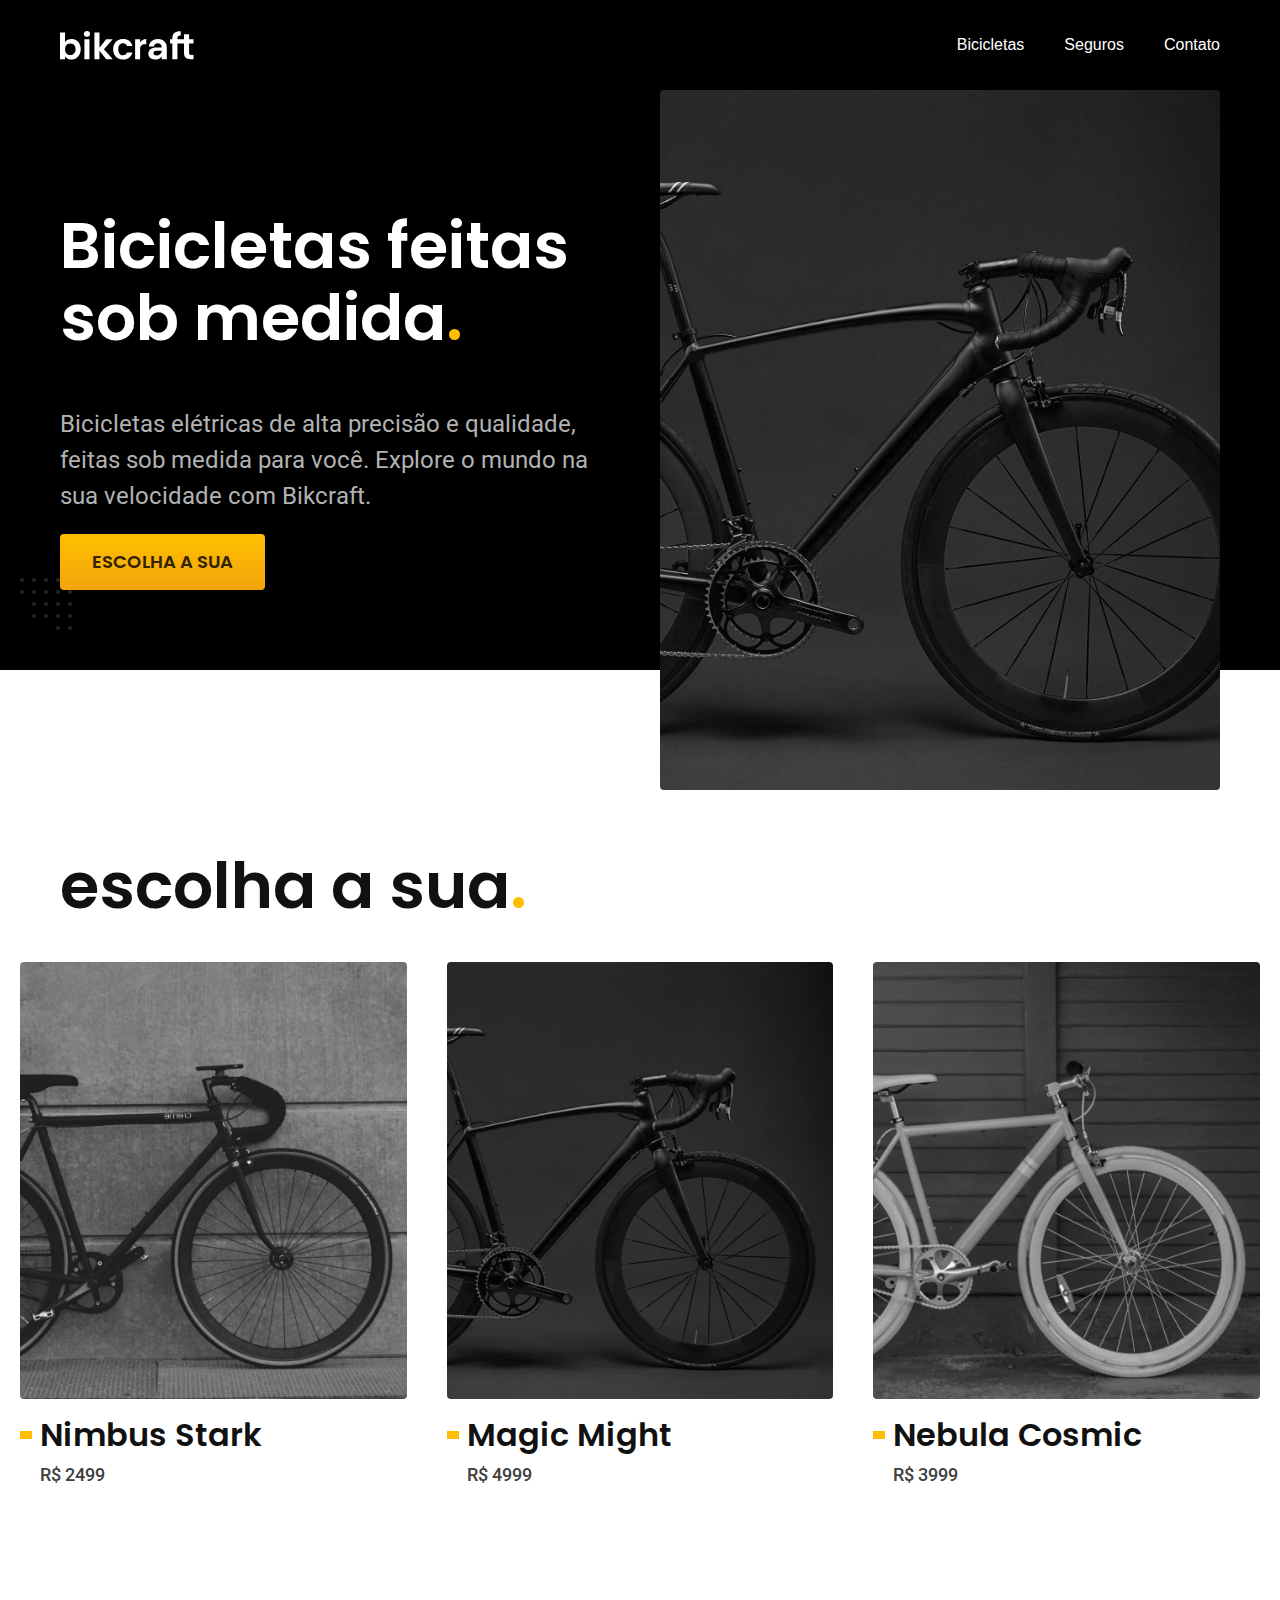
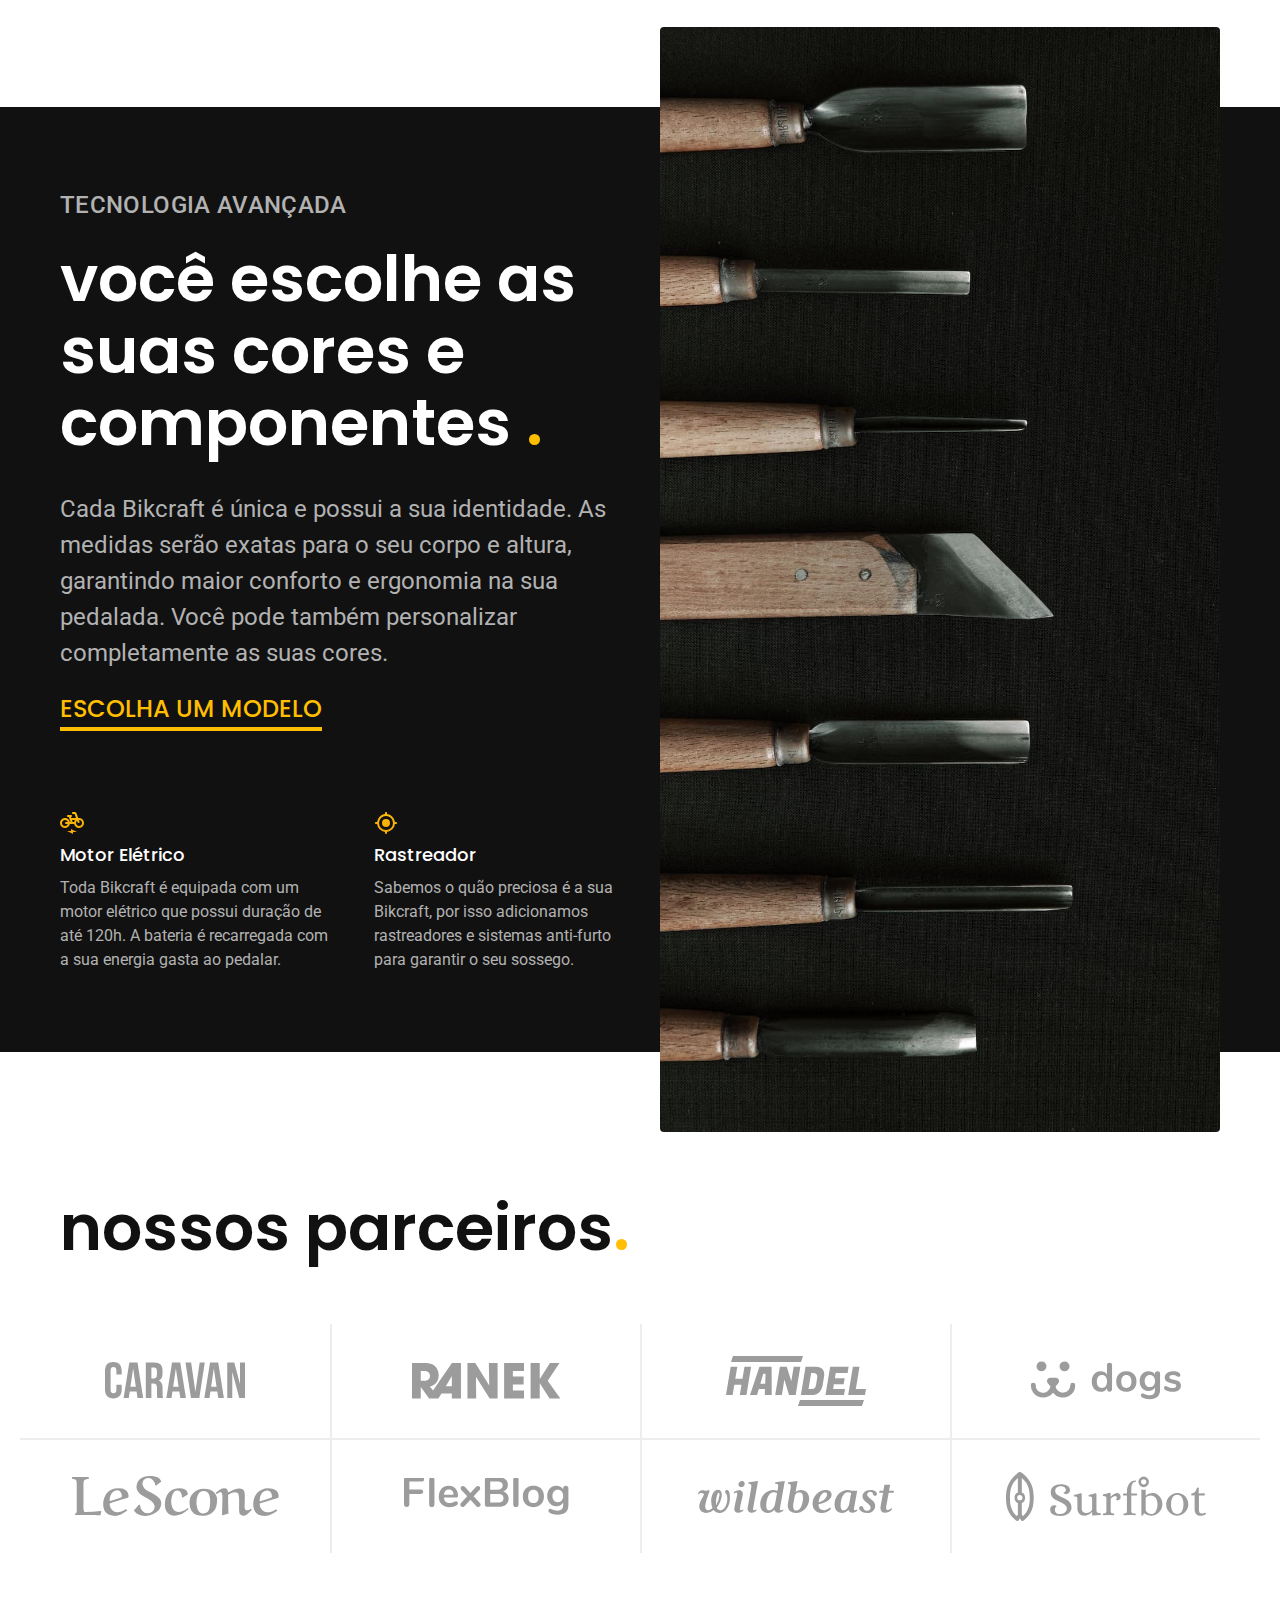
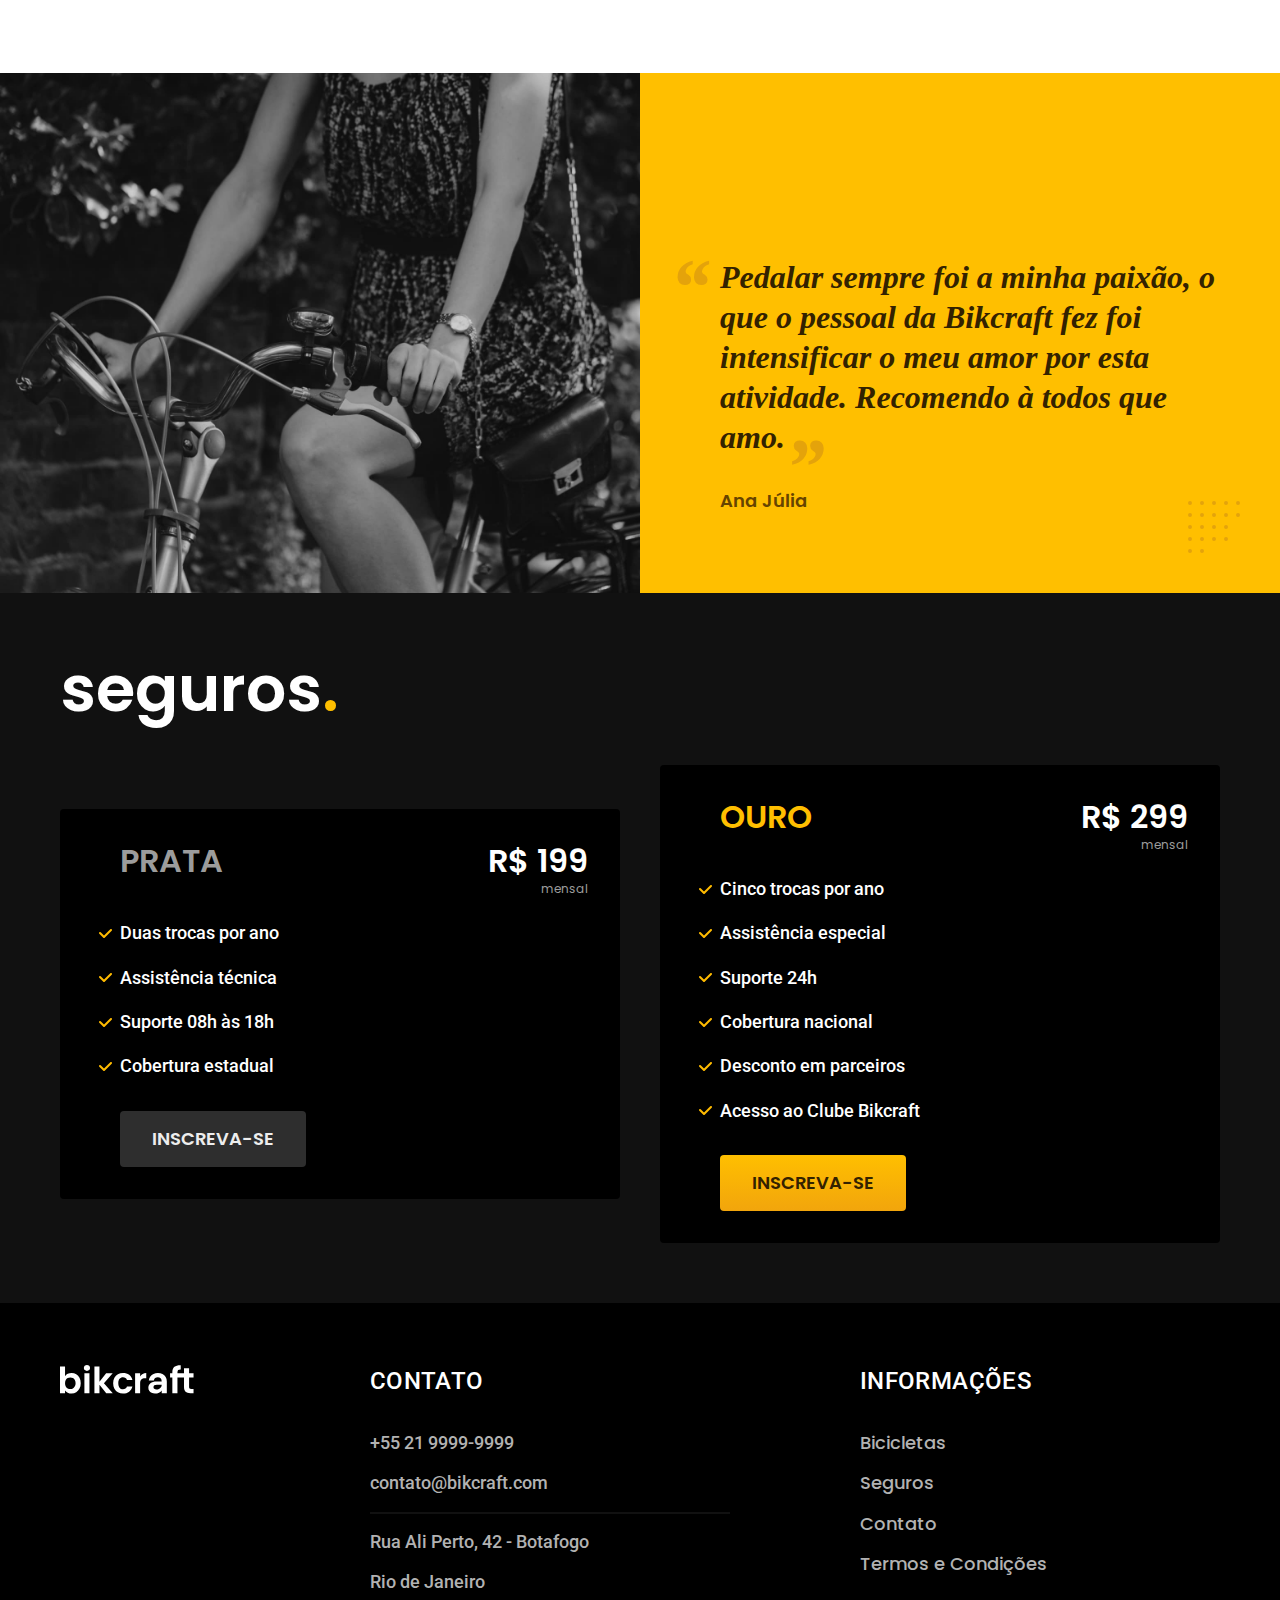
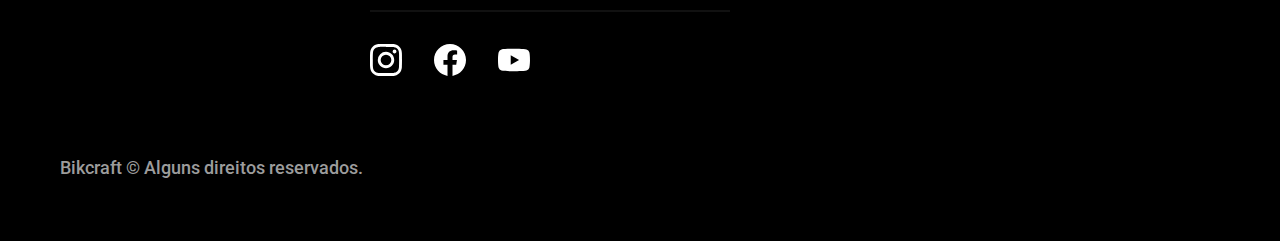
<file: index.html>
<!DOCTYPE html>
<html lang="pt-br">
<head>
  <meta charset="UTF-8">
  <meta name="viewport" content="width=device-width, initial-scale=1.0">
  <title>Bikcraft - Bicicletas Elétricas</title>
  <meta name="description" content="Bicicletas elétricas de alta precisão e qualidade,
  feitas sob medida para o cliente. Explore o mundo na sua velocidade com Bikcraft">

  <link rel="icon" href="./favicon.svg" type="image/svg+xml">
  <link rel="preload" href="./css/style.min.css" as="style">
  <link rel="stylesheet" href="./css/style.min.css">
  
  <link rel="preconnect" href="https://fonts.googleapis.com">
  <link rel="preconnect" href="https://fonts.gstatic.com" crossorigin>
  <link href="https://fonts.googleapis.com/css2?family=Merriweather&family=Poppins:wght@400;600&family=Roboto:wght@400;500&display=swap" rel="stylesheet">

  <script>document.documentElement.classList.add('js')</script>
</head>


<body>
  <header class="header-bg">
    <div class="header container">
      <a href="./">
        <img src="./img/bikcraft.svg" alt="Bikcraft">
      </a>
      <nav aria-label="primaria">
        <ul class="header-menu  cor-0">
          <li><a href="./bicicletas.html">Bicicletas</a></li>
          <li><a href="./seguros.html">Seguros</a></li>
          <li><a href="./contato.html">Contato</a></li>
        </ul>
      </nav>
    </div>
  </header>

  <main class="introducao-bg" data-anime="200">
    <div class="introducao container">
      <div class="introducao-conteudo">
       <h1 class="font-1-xxl font-1-m cor-0 fadeInDown" >Bicicletas feitas sob medida<span class="cor-p1">.</span></h1>
       <p class="font-2-l cor-5 fadeInDown" data-anime="400">Bicicletas elétricas de alta precisão e qualidade, feitas 
       sob medida para você. Explore o mundo na sua velocidade 
       com Bikcraft.</p>
       <a  class="botao fadeInDown" data-anime="600" href="./bicicletas.html">Escolha a sua</a>
      </div>

      <picture data-anime="800" class="fadeInDown">
        <source media="(max-width: 800px)" srcset="./img/bicicletas/nimbus.jpg">
        <img src="./img/fotos/introducao.jpg" width="1280" height="1600" alt="Bicicleta elétrica preta">
      </picture>
  </main>

  <article class="bicicletas-lista">
    <h2 class="container font-1-xxl ">escolha a sua<span class="cor-p1">.</span></h2>

    <ul>
      <li>
        <a href="./bicicletas/magic.html">
         <img src="./img/bicicletas/magic-home.jpg"  width="920" height="1040"  alt="Bicicleta preta">
         <h3 class="font-1-xl">Nimbus Stark</h3>
         <span class="font-2-m cor-8">R$ 2499</span>
        </a>
      </li>

      <li>
        <a href="./bicicletas/nimbus.html">
         <img src="./img/bicicletas/nimbus-home.jpg" width="920" height="1040" alt="Bicicleta preta">
         <h3 class="font-1-xl">Magic Might</h3>
         <span class="font-2-m cor-8">R$ 4999</span>
        </a>
      </li>

      <li>
        <a href="./bicicletas/nebula.html">
         <img src="./img/bicicletas/nebula-home.jpg" width="920" height="1040" alt="Bicicleta preta">
         <h3 class="font-1-xl">Nebula Cosmic</h3>
         <span class="font-2-m cor-8">R$ 3999</span>
        </a>
      </li>
    </ul>
  </article>

  <article class="tecnologia-bg">
    <div class="tecnologia container">
      <div class="tecnologia-conteudo">
        <span class="font-2-l-b cor-5">Tecnologia Avançada</span>
        <h2 class="font-1-xxl cor-0">você escolhe as suas cores e componentes <span class="cor-p1">.</span></h2>
        <p class="font-2-l cor-5">Cada Bikcraft é única e possui a sua identidade. As medidas serão exatas para o seu corpo e altura, garantindo maior conforto e ergonomia na sua pedalada. Você pode também personalizar completamente as suas cores.</p>
        <a class="link" href="./bicicletas.html">escolha um modelo</a>
       <div class="tecnologia-vantagens">
          <div>
            <img src="./img/icones/eletrica.svg"  width="24" height="24"  alt="">
            <h3 class="font-1-m cor-0">Motor Elétrico</h3>
            <p class="font-2-s cor-5">Toda Bikcraft é equipada com um motor elétrico que possui duração de até 120h. A bateria é recarregada com a sua energia gasta ao pedalar.</p>
          </div>

          <div>
            <img src="./img/icones/rastreador.svg"  width="24" height="24"  alt="">
            <h3 class="font-1-m cor-0">Rastreador</h3>
            <p class="font-2-s cor-5">Sabemos o quão preciosa é a sua Bikcraft, por isso adicionamos rastreadores e sistemas anti-furto para garantir o seu sossego.</p>
          </div>
        </div>
      </div>
      <div class="tecnologia-imagem">
        <img src="./img/fotos/tecnologia.jpg"  width="1200" height="1920"  alt="">
      </div>
    </div>
  </article>

  <section class="parceiros" aria-label="Nossos Parceiros">
    <h2 class="container font-1-xxl ">nossos parceiros<span class="cor-p1">.</span></h2>

    <ul>
      <li><img src="./img/parceiros/caravan.svg"  width="140" height="38"  alt="caravan"></li>
      <li><img src="./img/parceiros/ranek.svg"  width="149" height="36"  alt="ranek"></li>
      <li><img src="./img/parceiros/handel.svg"  width="140" height="50"  alt="handel"></li>
      <li><img src="./img/parceiros/dogs.svg"  width="152" height="39"  alt="dogs"></li>
      <li><img src="./img/parceiros/lescone.svg"  width="208" height="41"  alt="lescone"></li>
      <li><img src="./img/parceiros/flexblog.svg"  width="165" height="38"  alt="flexblog"></li>
      <li><img src="./img/parceiros/wildbeast.svg"  width="196" height="34"  alt="wildbeast"></li>
      <li><img src="./img/parceiros/surfbot.svg"  width="200" height="49"  alt="surfbot"></li>
    </ul>
  </section>

  <section class="depoimento" arai-label="Depoimento">
    <div>
      <img src="./img/fotos/depoimento.jpg"  width="1560" height="1360"  alt="Pessoa pedalando uma bicicleta Bikcraft">
    </div>

    <div class="depoimento-conteudo">
      <blockquote class="font-1-xl cor-p5">
        <p>Pedalar sempre foi a minha paixão, o que o pessoal da Bikcraft fez foi intensificar o meu amor por esta atividade. Recomendo à todos que amo.</p>
      </blockquote>
      <span class="font-1-m-b cor-p4">Ana Júlia</span>
    </div>
  </section>

  <article class="seguros-bg">
    <div class="seguros container">
      <h2 class="font-1-xxl cor-0">seguros<span class="cor-p1">.</span></h2>
    
      <div class="seguros-item">
        <h3 class="font-1-xl cor-6">PRATA</h3>
        <span class="font-1-xl cor-0">R$ 199 <span class="font-1-xs cor-6">mensal</span></span>
          <ul class="font-2-m cor-0">
            <li>Duas trocas por ano</li>
            <li>Assistência técnica</li>
            <li>Suporte 08h às 18h</li>
            <li>Cobertura estadual</li>
          </ul>
          <a class="botao secundario" href="./orcamento.html">Inscreva-se</a>
      </div>

      <div class="seguros-item">
        <h3 class="font-1-xl cor-p1">OURO</h3>
        <span class="font-1-xl cor-0">R$ 299 <span class="font-1-xs cor-6">mensal</span></span>

        <ul class="font-2-m cor-0">
          <li>Cinco trocas por ano</li>
          <li>Assistência especial</li>
          <li>Suporte 24h</li>
          <li>Cobertura nacional</li>
          <li>Desconto em parceiros</li>
          <li>Acesso ao Clube Bikcraft</li>
        </ul>
        <a class="botao" href="./orcamento.html">Inscreva-se</a>
      </div>
    </div>
  </article>

  <footer class="footer-bg">
    <div class="footer container">
      <img src="./img/bikcraft.svg" width="136" height="32" alt="Bikcraft">
      <div class="footer-contato">
        <h3 class="font-2-l-b cor-0">Contato</h3>
        <ul class="font-2-m cor-5">
          <li><a href="tel:+55219999999">+55 21 9999-9999</a></li>
          <li><a href="mailto:contato@bikcraft.com">contato@bikcraft.com</a></li>
          <li>Rua Ali Perto, 42 - Botafogo</li>
          <li>Rio de Janeiro</li>
        </ul>
        <div class="footer-redes">
          <a href="/">
            <img src="./img/redes/instagram.svg"  width="32" height="32"  alt="instagram">
          </a>
          <a href="/">
            <img src="./img/redes/facebook.svg"  width="32" height="32"  alt="facebook">
          </a>
          <a href="/">
            <img src="./img/redes/youtube.svg"  width="32" height="32"  alt="youtube">
          </a>
        </div>
      </div>

      <div class="footer-informacoes">
        <h3 class="font-2-l-b cor-0">Informações</h3>
        <nav>
          <ul class="font-1-m cor-5">
            <li><a href="./bicicletas.html">Bicicletas</a></li>
            <li><a href="./seguros.html">Seguros</a></li>
            <li><a href="./contato.html">Contato</a></li>
            <li><a href="./termos.html">Termos e Condições</a></li>
          </ul>
        </nav>
      </div>
      <p class="footer-copy font-2-m cor-6">Bikcraft © Alguns direitos reservados.</p>
    </div>
  </footer>
  <script src="./js/plugins/simple-anime.js"></script>
  <script src="./js/script.js"></script>
</body>
</html>
</file>
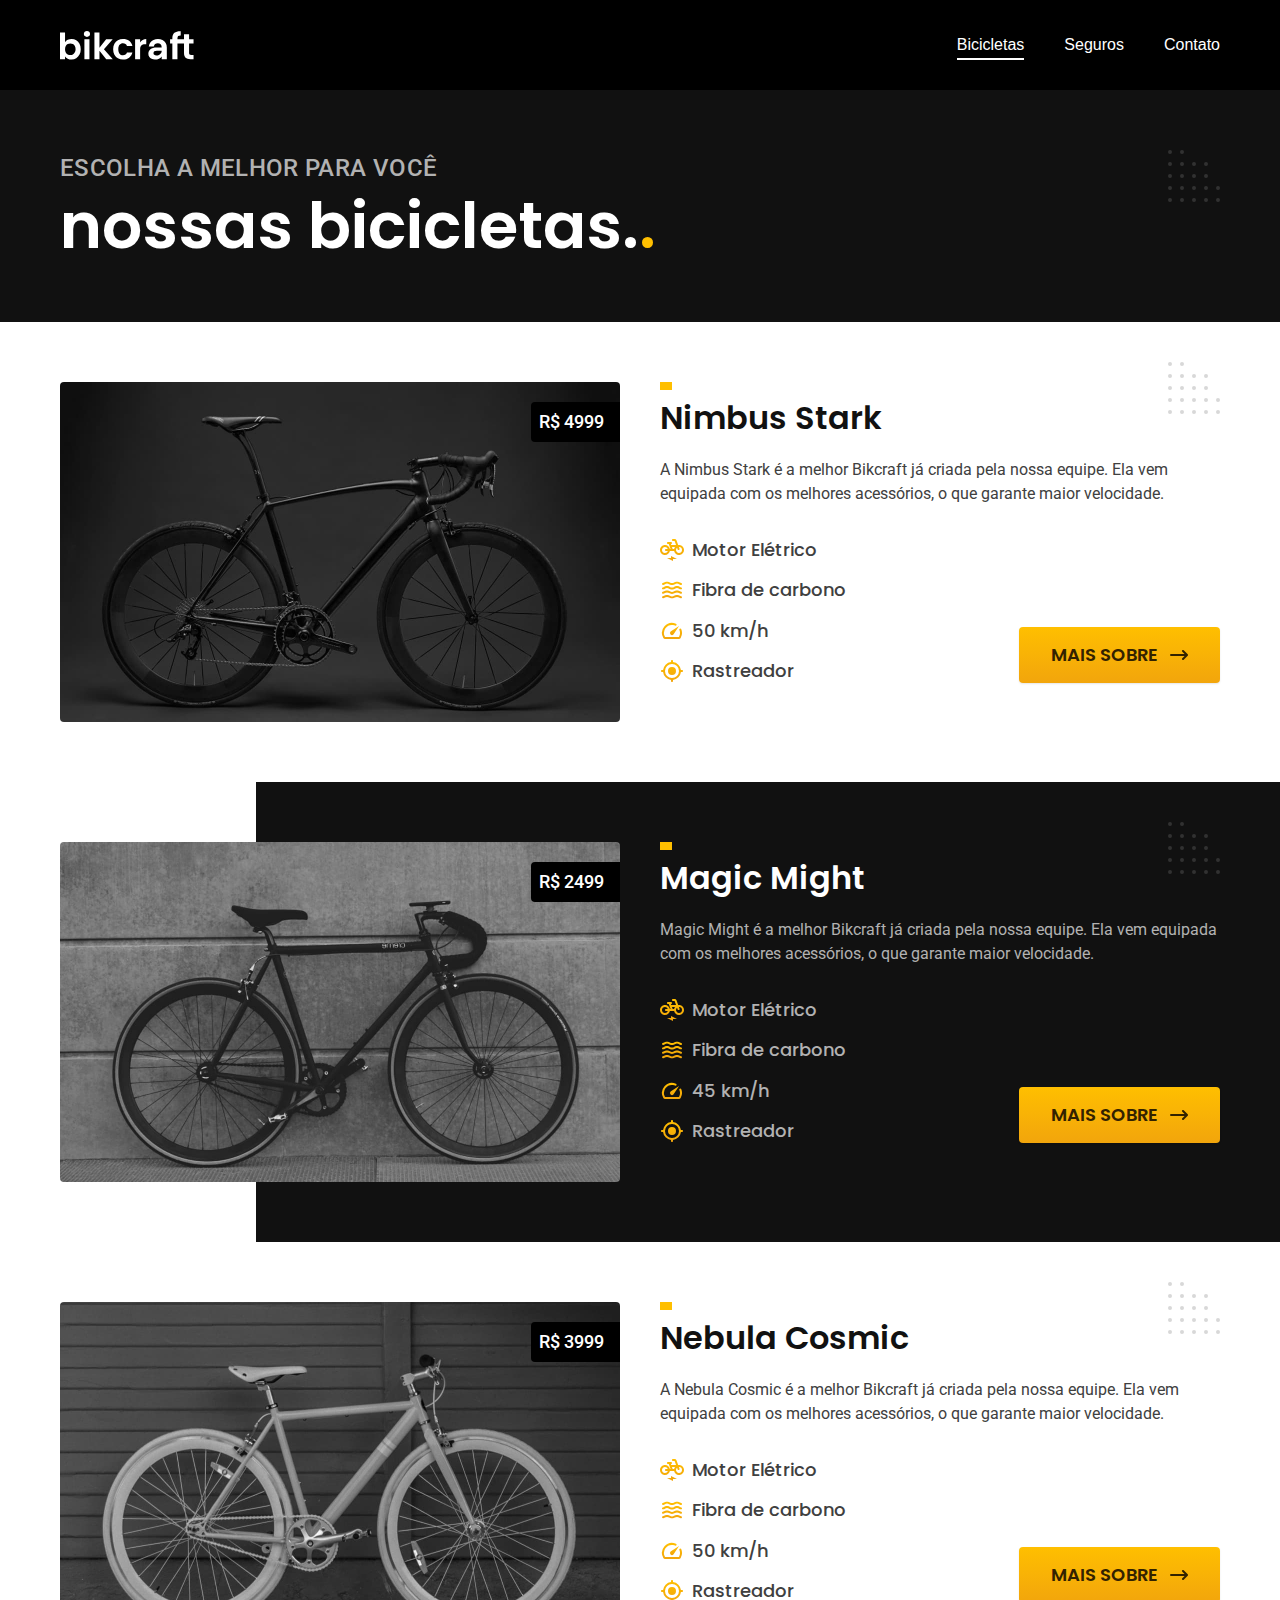
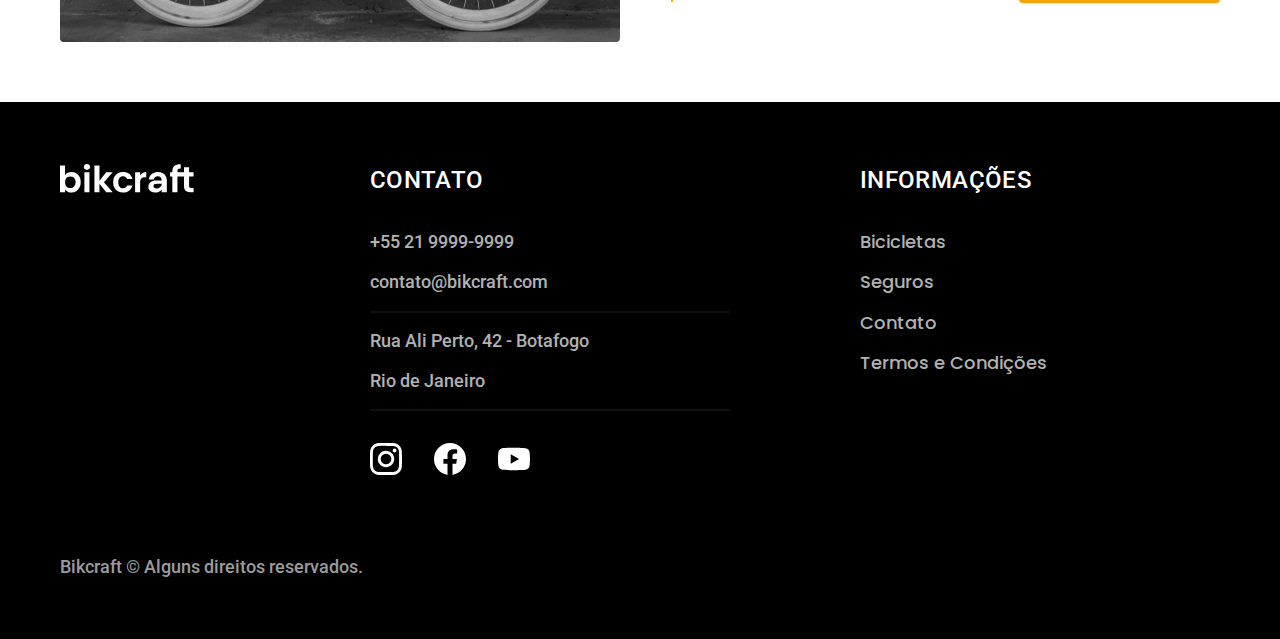
<file: bicicletas.html>
<!DOCTYPE html>
<html lang="pt-br">

<head>
  <meta charset="UTF-8">
  <meta name="viewport" content="width=device-width, initial-scale=1.0">
  
  <title>Bicicletas | Bikcraft</title>
  <meta name="description" content="Termos e condições">

  <link rel="icon" href="./favicon.svg" type="image/svg+xml">
  <link rel="preload" href="./css/style.min.css" as="style">
  <link rel="stylesheet" href="./css/style.min.css">
   
  <link rel="preconnect" href="https://fonts.googleapis.com">
  <link rel="preconnect" href="https://fonts.gstatic.com" crossorigin>
  <link href="https://fonts.googleapis.com/css2?family=Merriweather&family=Poppins:wght@400;600&family=Roboto:wght@400;500&display=swap" rel="stylesheet">

  <script>document.documentElement.classList.add('js')</script>
</head>

  
<body id="bicicletas">
  <header class="header-bg">
    <div class="header container">
      <a href="./">
        <img src="./img/bikcraft.svg" alt="Bikcraft">
      </a>
      <nav aria-label="primaria">
        <ul class="header-menu  cor-0">
          <li><a href="./bicicletas.html">Bicicletas</a></li>
          <li><a href="./seguros.html">Seguros</a></li>
          <li><a href="./contato.html">Contato</a></li>
        </ul>
      </nav>
    </div>
  </header>

  <main>
    <div class="titulo-bg">
      <div class="titulo container">
        <p class="font-2-l-b cor-5">Escolha a melhor para você</p>
        <h1 class="font-1-xxl cor-0">nossas bicicletas.<span class="cor-p1">.</span></h1>
      </div>
    </div>

  
    <div class="bicicletas container">
      <div class="bicicletas-imagem">
        <img src="./img/bicicletas/nimbus.jpg" alt="Bicleta preta">
        <span class="font-2-m cor-0">R$ 4999</span>
      </div>

      <div class="bicicletas-conteudo">
        <h2 class="font-1-xl">Nimbus Stark</h2>
        <p class="font-2-s cor-8">A Nimbus Stark é a melhor Bikcraft já criada pela nossa equipe. Ela vem equipada com os melhores acessórios, o que garante maior velocidade.</p>
        <ul class="font-1-m cor-8">
          <li><img src="./img/icones/eletrica.svg" alt="">Motor Elétrico</li>
          <li><img src="./img/icones/carbono.svg" alt="">Fibra de carbono</li>
          <li><img src="./img/icones/velocidade.svg" alt="">50 km/h</li>
          <li><img src="./img/icones/rastreador.svg" alt="">Rastreador</li>
        </ul>
        <a class="botao seta" href="./bicicletas/nimbus.html">Mais Sobre</a>
      </div>
    </div>


    <div class="bicicletas-bg">
      <div class="bicicletas container">
        <div class="bicicletas-imagem">
          <img src="./img/bicicletas/magic.jpg" alt="Bicleta preta">
          <span class="font-2-m cor-0">R$ 2499</span>
        </div>

        <div class="bicicletas-conteudo">
          <h2 class="font-1-xl cor-0">Magic Might</h2>
          <p class="font-2-s cor-5">Magic Might é a melhor Bikcraft já criada pela nossa equipe. Ela vem equipada com os melhores acessórios, o que garante maior velocidade.</p>
          <ul class="font-1-m cor-5">
            <li><img src="./img/icones/eletrica.svg" alt="">Motor Elétrico</li>
            <li><img src="./img/icones/carbono.svg" alt="">Fibra de carbono</li>
            <li><img src="./img/icones/velocidade.svg" alt="">45 km/h</li>
            <li><img src="./img/icones/rastreador.svg" alt="">Rastreador</li>
          </ul>
          <a class="botao seta" href="./bicicletas/magic.html">Mais Sobre</a>
        </div>
      </div>
    </div>

  
    <div class="bicicletas container">
      <div class="bicicletas-imagem">
        <img src="./img/bicicletas/nebula.jpg" alt="Bicleta preta">
        <span class="font-2-m cor-0">R$ 3999</span>
      </div>

      <div class="bicicletas-conteudo">
        <h2 class="font-1-xl">Nebula Cosmic</h2>
        <p class="font-2-s cor-8">A Nebula Cosmic é a melhor Bikcraft já criada pela nossa equipe. Ela vem equipada com os melhores acessórios, o que garante maior velocidade.</p>
        <ul class="font-1-m cor-8">
          <li><img src="./img/icones/eletrica.svg" alt="">Motor Elétrico</li>
          <li><img src="./img/icones/carbono.svg" alt="">Fibra de carbono</li>
          <li><img src="./img/icones/velocidade.svg" alt="">50 km/h</li>
          <li><img src="./img/icones/rastreador.svg" alt="">Rastreador</li>
        </ul>
        <a class="botao seta" href="./bicicletas/nebula.html">Mais Sobre</a>
      </div>
    </div>
  </main>


  <footer class="footer-bg">
    <div class="footer container">
      <img src="./img/bikcraft.svg" alt="Bikcraft">
      <div class="footer-contato">
        <h3 class="font-2-l-b cor-0">Contato</h3>
        <ul class="font-2-m cor-5">
          <li><a href="tel:+55219999999">+55 21 9999-9999</a></li>
          <li><a href="mailto:contato@bikcraft.com">contato@bikcraft.com</a></li>
          <li>Rua Ali Perto, 42 - Botafogo</li>
          <li>Rio de Janeiro</li>
        </ul>
        <div class="footer-redes">
          <a href="/">
            <img src="./img/redes/instagram.svg" alt="instagram">
          </a>
          <a href="/">
            <img src="./img/redes/facebook.svg" alt="facebook">
          </a>
          <a href="/">
            <img src="./img/redes/youtube.svg" alt="youtube">
          </a>
        </div>
      </div>

      <div class="footer-informacoes">
        <h3 class="font-2-l-b cor-0">Informações</h3>
        <nav>
          <ul class="font-1-m cor-5">
            <li><a href="./bicicletas.html">Bicicletas</a></li>
            <li><a href="./seguros.html">Seguros</a></li>
            <li><a href="./contato.html">Contato</a></li>
            <li><a href="./contato.html">Termos e Condições</a></li>
          </ul>
        </nav>
      </div>
      <p class="footer-copy font-2-m cor-6">Bikcraft © Alguns direitos reservados.</p>
    </div>
  </footer>
  <script src="./js/script.js"></script>
</body>
</html>
</file>
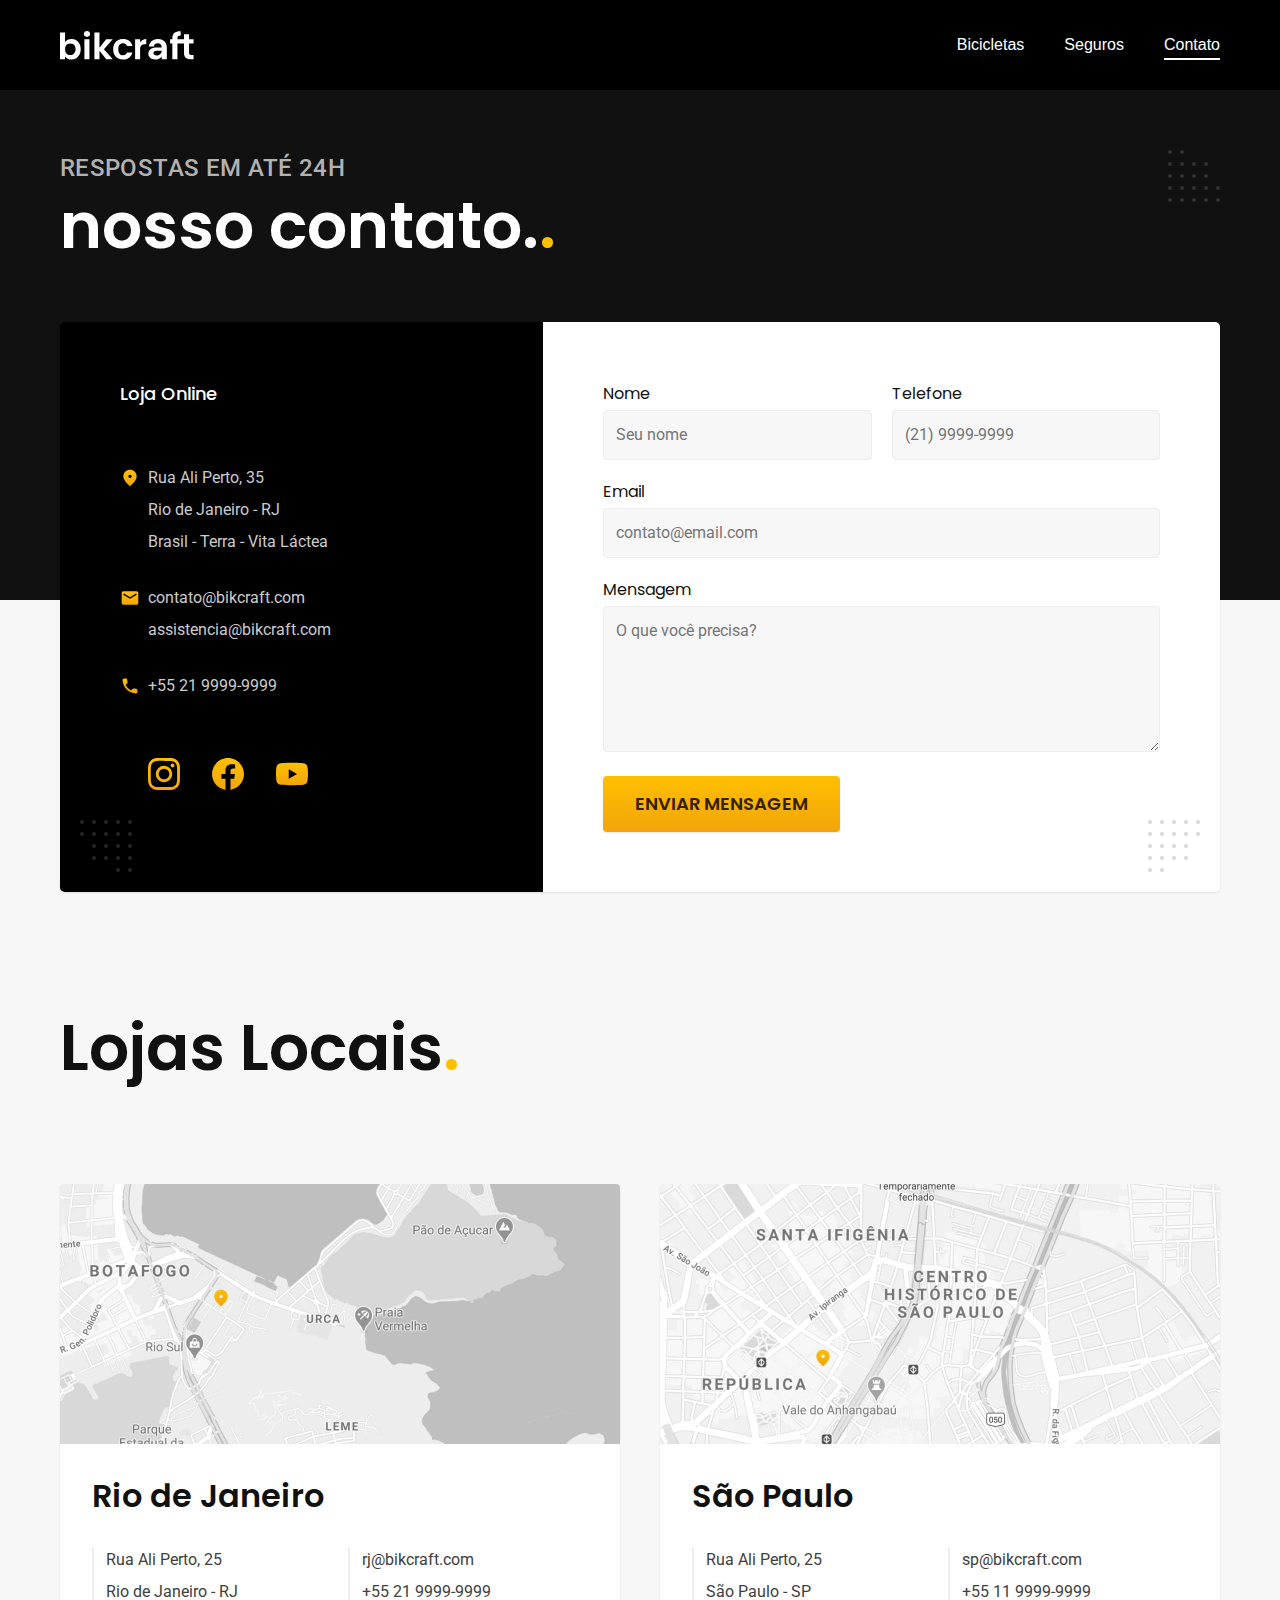
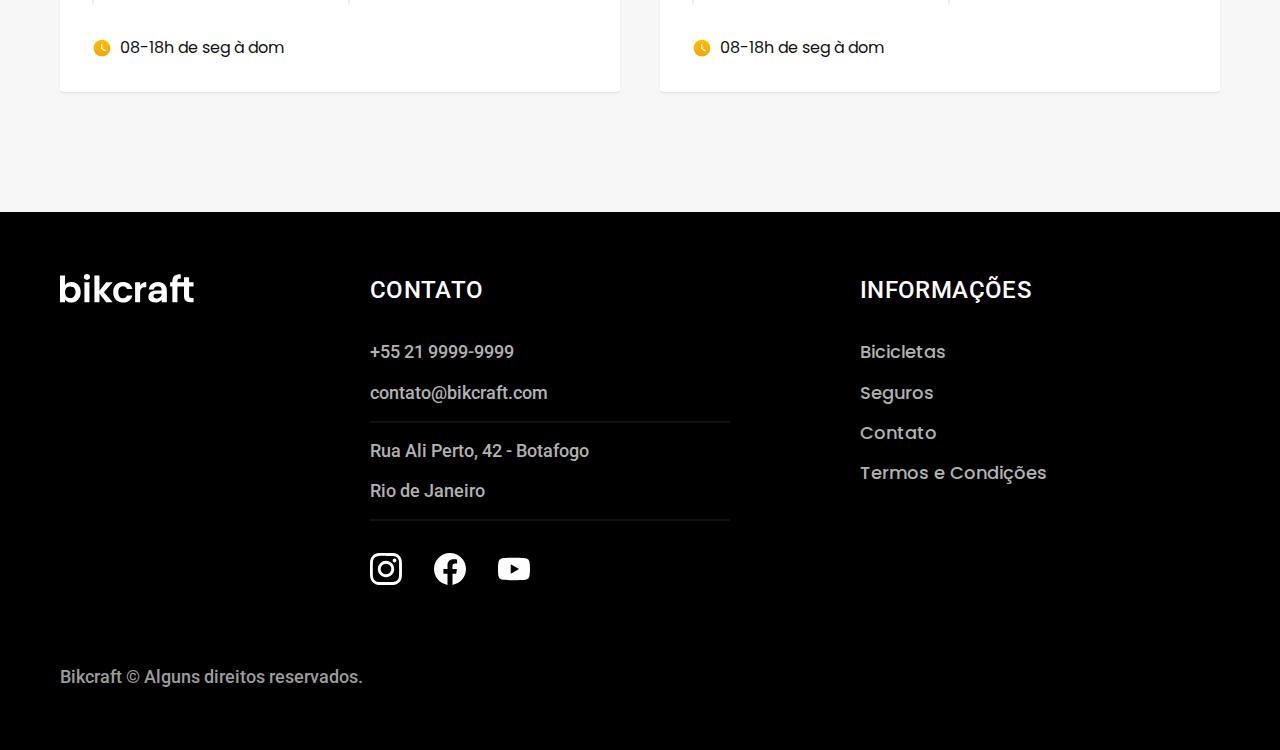
<file: contato.html>
<!DOCTYPE html>
<html lang="pt-br">

<head>
  <meta charset="UTF-8">
  <meta name="viewport" content="width=device-width, initial-scale=1.0">

  <title>Contato | Bikcraft</title>
  <meta name="description" content="Termos e condições">

 <link rel="icon" href="./favicon.svg" type="image/svg+xml">
  <link rel="preload" href="./css/style.min.css" as="style">
  <link rel="stylesheet" href="./css/style.min.css">
  
  <link rel="preconnect" href="https://fonts.googleapis.com">
  <link rel="preconnect" href="https://fonts.gstatic.com" crossorigin>
  <link href="https://fonts.googleapis.com/css2?family=Merriweather&family=Poppins:wght@400;600&family=Roboto:wght@400;500&display=swap" rel="stylesheet">

  <script>document.documentElement.classList.add('js')</script>
</head>


<body id="contato">
  <header class="header-bg">
    <div class="header container">
      <a href="./">
        <img src="./img/bikcraft.svg" alt="Bikcraft">
      </a>
      <nav aria-label="primaria">
        <ul class="header-menu  cor-0">
          <li><a href="./bicicletas.html">Bicicletas</a></li>
          <li><a href="./seguros.html">Seguros</a></li>
          <li><a href="./contato.html">Contato</a></li>
        </ul>
      </nav>
    </div>
  </header>

  <main>
    <div class="titulo-bg">
      <div class="titulo container">
        <p class="font-2-l-b cor-5">respostas em até 24h</p>
        <h1 class="font-1-xxl cor-0">nosso contato.<span class="cor-p1">.</span></h1>
      </div>
    </div>

    <div class="contato container">
      <section class="contato-dados" aria-label="Endereço">
        <h2 class="font-1-m cor-0">Loja Online</h2>
        <div class="contato-endereco font-2-s cor-4">
          <p>Rua Ali Perto, 35</p>
          <p>Rio de Janeiro - RJ</p>
          <p>Brasil - Terra - Vita Láctea</p>
        </div>

        <address class="contato-meios font-2-s cor-4">
          <a href="mailto:contato@bikcraft.com">contato@bikcraft.com</a>
          <a href="mailto:assistencia@bikcraft.com"> assistencia@bikcraft.com</a>
          <a href="tel:+55 21 9999-9999">+55 21 9999-9999</a>
        </address>
        <div class="contato-redes">
          <a href="/">
            <img src="./img/redes/instagram-p.svg" alt="instagram">
          </a>
          <a href="/">
            <img src="./img/redes/facebook-p.svg" alt="facebook">
          </a>
          <a href="/">
            <img src="./img/redes/youtube-p.svg" alt="youtube">
          </a>
        </div>
      </section>

      <section class="contato-formulario" aria-label="Formulário">
        <form class="form" action="./contato.html">
          <div>
            <label for="nome">Nome</label>
            <input type="text" id="nome" name="nome" placeholder="Seu nome">
          </div>

          <div>
            <label for="Telefone">Telefone</label>
            <input type="text" id="telefone" name="telefone" placeholder="(21) 9999-9999">
          </div>

          <div class="col-2">
            <label for="email">Email</label>
            <input type="email" id="email" name="email" placeholder="contato@email.com">
          </div>

          <div class="col-2">
            <label for="mensagem">Mensagem</label>
            <textarea rows="5" id="mensagem" name="mensagem" placeholder="O que você precisa?"></textarea>
          </div>

          <button class="botao col-2">ENVIAR MENSAGEM</button>
        </form>
      </section>
    </div>
  </main>

  <article class="lojas container">
    <h2 class="font-1-xxl">Lojas Locais<span class="cor-p1">.</span></h2>
    <div class="lojas-item">
      <img src="./img/lojas/rj.jpg" alt="mapa marcando o endereço em Rua Ali Perto, 25 - Rio de Janeiro - RJ">
      <div class="lojas-conteudo">
        <h3 class="font-1-xl">Rio de Janeiro</h3>
        <div class="lojas-dados font-2-s cor-8">
          <p>Rua Ali Perto, 25 </p>
          <p>Rio de Janeiro - RJ</p>
        </div>

        <div class="lojas-dados font-2-s cor-8">
          <a href="mailto:rj@bikcraft.com">rj@bikcraft.com</a>
          <a href="tel:+55 21 9999-9999">+55 21 9999-9999</a>
        </div>
        <p  class="lojas-tempo font-1-s"><img src="./img/icones/horario.svg" alt="">08-18h de seg à dom</p>
      </div>
    </div>

    <div class="lojas-item">
      <img src="./img/lojas/sp.jpg" alt="mapa marcando o endereço em Rua Ali Perto, 25 - São Paulo - SP">
      <div class="lojas-conteudo">
        <h3 class="font-1-xl">São Paulo</h3>
        <div class="lojas-dados font-2-s cor-8">
          <p>Rua Ali Perto, 25 </p>
          <p>São Paulo - SP</p>
        </div>

        <div class="lojas-dados font-2-s cor-8">
          <a href="mailto:sp@bikcraft.com">sp@bikcraft.com</a>
          <a href="tel:+55 21 9999-9999">+55 11 9999-9999</a>
        </div>
        <p class="lojas-tempo font-1-s"><img src="./img/icones/horario.svg" alt="">08-18h de seg à dom</p>
      </div>
    </div>
  </article>


  <footer class="footer-bg">
    <div class="footer container">
      <img src="./img/bikcraft.svg" alt="Bikcraft">
      <div class="footer-contato">
        <h3 class="font-2-l-b cor-0">Contato</h3>
        <ul class="font-2-m cor-5">
          <li><a href="tel:+55219999999">+55 21 9999-9999</a></li>
          <li><a href="mailto:contato@bikcraft.com">contato@bikcraft.com</a></li>
          <li>Rua Ali Perto, 42 - Botafogo</li>
          <li>Rio de Janeiro</li>
        </ul>
        <div class="footer-redes">
          <a href="/">
            <img src="./img/redes/instagram.svg" alt="instagram">
          </a>
          <a href="/">
            <img src="./img/redes/facebook.svg" alt="facebook">
          </a>
          <a href="/">
            <img src="./img/redes/youtube.svg" alt="youtube">
          </a>
        </div>
      </div>

      <div class="footer-informacoes">
        <h3 class="font-2-l-b cor-0">Informações</h3>
        <nav>
          <ul class="font-1-m cor-5">
            <li><a href="./bicicletas.html">Bicicletas</a></li>
            <li><a href="./seguros.html">Seguros</a></li>
            <li><a href="./contato.html">Contato</a></li>
            <li><a href="./contato.html">Termos e Condições</a></li>
          </ul>
        </nav>
      </div>
      <p class="footer-copy font-2-m cor-6">Bikcraft © Alguns direitos reservados.</p>
    </div>
  </footer>
<script src="./js/script.js"></script>
</body>

</html>
</file>
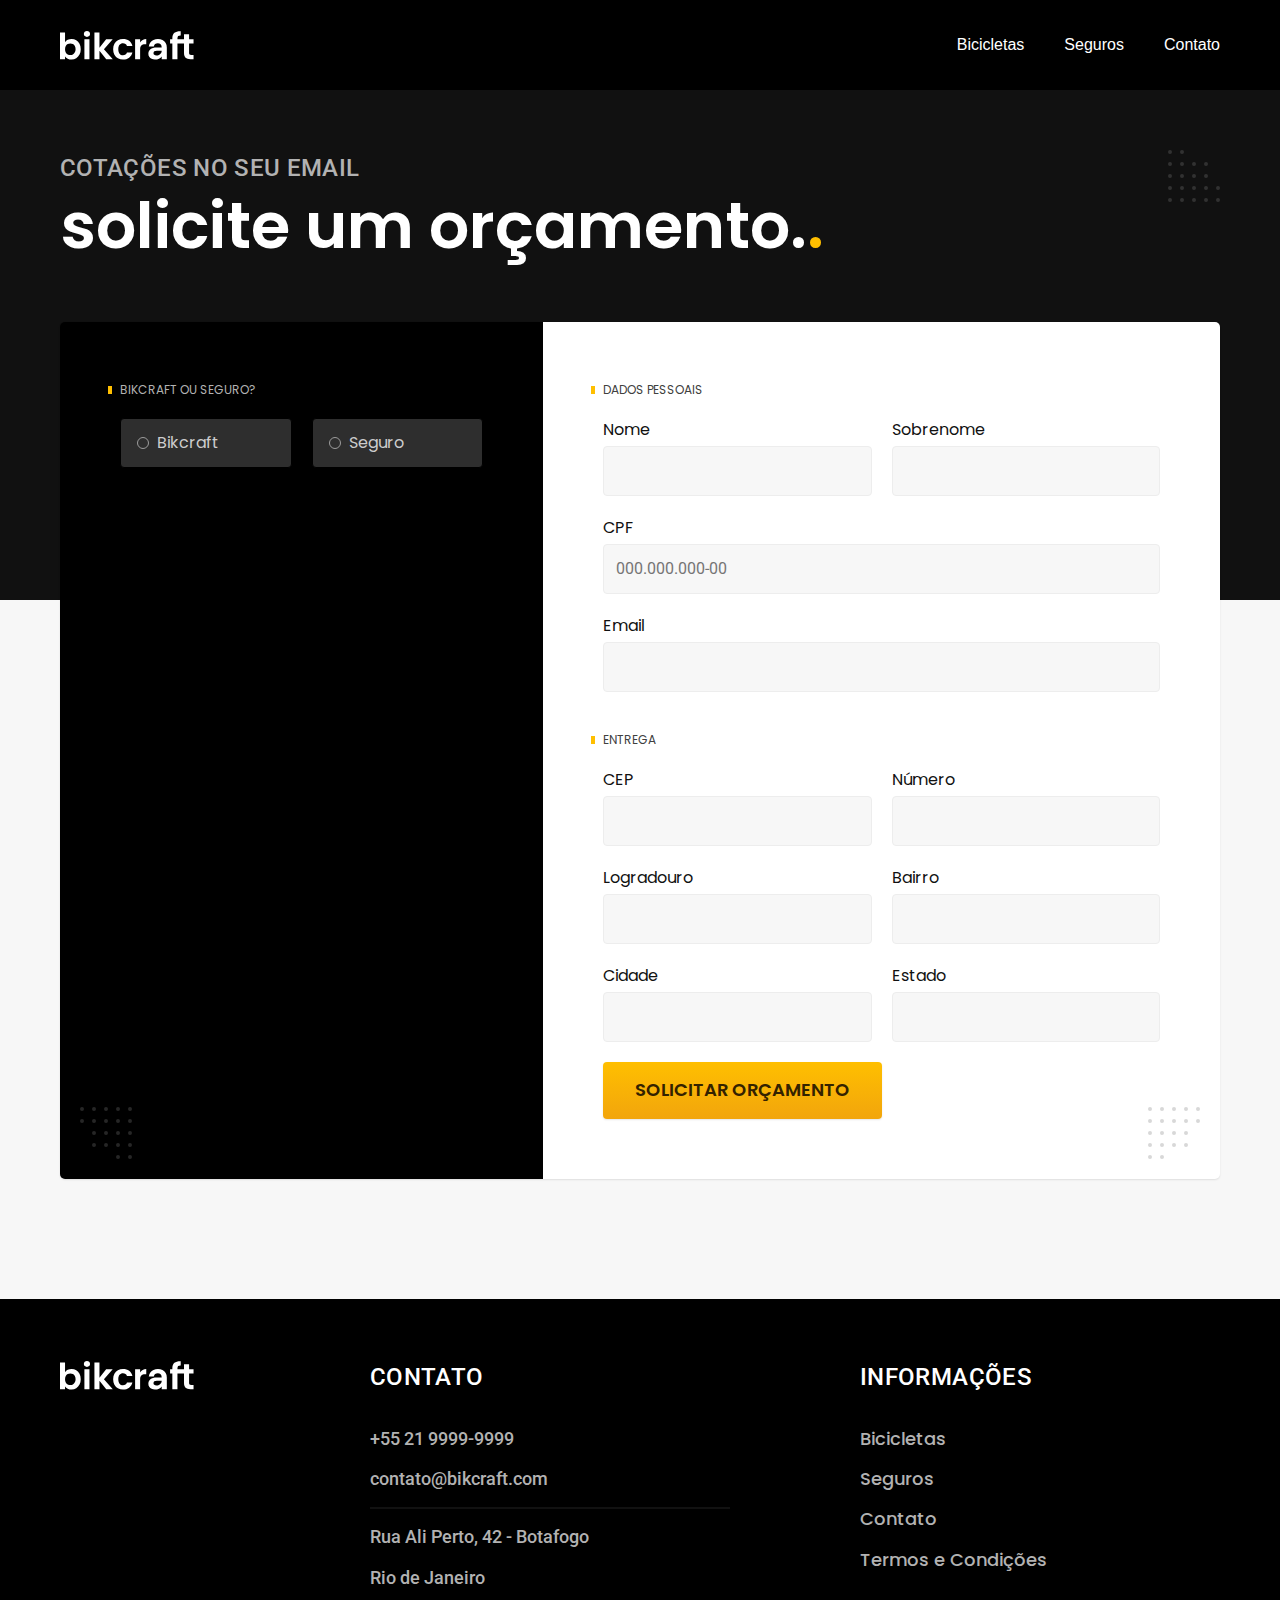
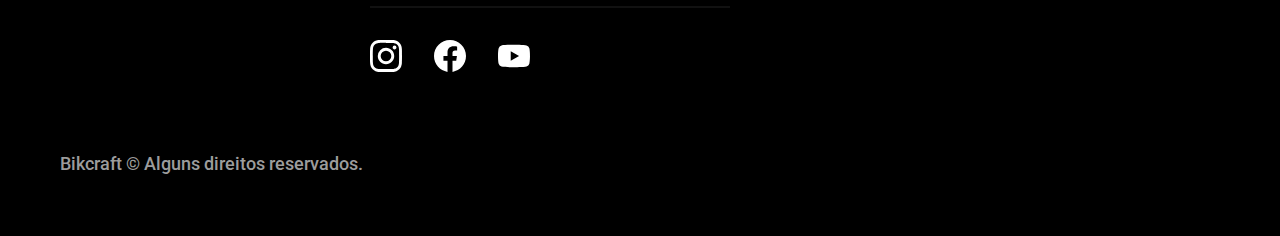
<file: orcamento.html>
<!DOCTYPE html>
<html lang="pt-br">

<head>
  <meta charset="UTF-8">
  <meta name="viewport" content="width=device-width, initial-scale=1.0">
  
  <title>Orçamento | Bikcraft</title>
  <meta name="description" content="Termos e condições">

 <link rel="icon" href="./favicon.svg" type="image/svg+xml">
  <link rel="preload" href="./css/style.min.css" as="style">
  <link rel="stylesheet" href="./css/style.min.css">
  
  <link rel="preconnect" href="https://fonts.googleapis.com">
  <link rel="preconnect" href="https://fonts.gstatic.com" crossorigin>
  <link href="https://fonts.googleapis.com/css2?family=Merriweather&family=Poppins:wght@400;600&family=Roboto:wght@400;500&display=swap" rel="stylesheet">

  <script>document.documentElement.classList.add('js')</script>
</head>

  
<body id="orcamento">
  <header class="header-bg">
    <div class="header container">
      <a href="./">
        <img src="./img/bikcraft.svg" alt="Bikcraft">
      </a>
      <nav aria-label="primaria">
        <ul class="header-menu  cor-0">
          <li><a href="./bicicletas.html">Bicicletas</a></li>
          <li><a href="./seguros.html">Seguros</a></li>
          <li><a href="./contato.html">Contato</a></li>
        </ul>
      </nav>
    </div>
  </header>

  <main>
    <div class="titulo-bg">
      <div class="titulo container">
        <p class="font-2-l-b cor-5">COTAÇÕES NO SEU EMAIL</p>
        <h1 class="font-1-xxl cor-0">solicite um orçamento.<span class="cor-p1">.</span></h1>
      </div>
    </div>

    <form class="orcamento container" action="./">
      <div class="orcamento-produto">
        <h2 class="font-1-xs cor-5">bikcraft ou seguro?</h2>

        <input type="radio" name="tipo" value="bikcraft" id="bikcraft">
        <label for="bikcraft">Bikcraft</label>

        <input type="radio" name="tipo" value="seguro" id="seguro">
        <label for="seguro">Seguro</label>

        <div class="orcamento-conteudo" id="orcamento-bikcraft">
          <h2 class="font-1-xs cor-5">Escolha a sua</h2>
          
          <input type="radio" name="produto" value="nimbus" id="nimbus">
          <label for="nimbus">Nimbus Stark <span>R$ 4999</span></label>

          <div class="orcamento-detalhes">
            <ul>
              <li><img src="./img/icones/eletrica.svg" alt="">Motor Elétrico</li>
              <li><img src="./img/icones/carbono.svg" alt="">Fibra de carbono</li>
              <li><img src="./img/icones/velocidade.svg" alt="">50 km/h</li>
              <li><img src="./img/icones/rastreador.svg" alt="">Rastreador</li>
            </ul>
            <img src="./img/bicicletas/nimbus.jpg" alt="Bicileta preta">
          </div>

          <input type="radio" name="produto" value="magic" id="magic">
          <label for="magic">Magic Might <span>R$ 2499</span></label>

          <div class="orcamento-detalhes">
            <ul>
              <li><img src="./img/icones/eletrica.svg" alt="">Motor Elétrico</li>
              <li><img src="./img/icones/carbono.svg" alt="">Fibra de carbono</li>
              <li><img src="./img/icones/velocidade.svg" alt="">45 km/h</li>
              <li><img src="./img/icones/rastreador.svg" alt="">Rastreador</li>
            </ul>
            <img src="./img/bicicletas/magic.jpg" alt="Bicileta preta">
          </div>


          <input type="radio" name="produto" value="nebula" id="nebula">
          <label for="nebula">Nebula Cosmic <span>R$ 3999</span></label>

          <div class="orcamento-detalhes">
            <ul>
              <li><img src="./img/icones/eletrica.svg" alt="">Motor Elétrico</li>
              <li><img src="./img/icones/carbono.svg" alt="">Fibra de carbono</li>
              <li><img src="./img/icones/velocidade.svg" alt="">40 km/h</li>
              <li><img src="./img/icones/rastreador.svg" alt="">Rastreador</li>
            </ul>
            <img src="./img/bicicletas/nebula.jpg" alt="Bicileta branca">
          </div>
        </div>

        <div class="orcamento-conteudo" id="orcamento-seguro">
          <h2 class="font-1-xs cor-5">Escolha o plano</h2>

          <input type="radio" name="produto" value="prata" id="prata">
          <label for="prata">Prata<span>R$ 199</span></label>

          <input type="radio" name="produto" value="Ouro" id="Ouro">
          <label for="Ouro">Ouro<span>R$ 299</span></label>
        </div>
      </div>

      <div class="orcamento-dados form">
        <h2 class="font-1-xs cor-9 col-2">dados pessoais</h2>
        <div>
          <label for="nome">Nome</label>
          <input type="text" id="nome" name="nome">
        </div>

        <div>
          <label for="sobrenome">Sobrenome</label>
          <input type="text" id="sobrenome" name="sobrenome">
        </div>

        <div class="col-2">
          <label for="cpf">CPF</label>
          <input type="text" id="cpf" name="cpf" placeholder="000.000.000-00">
        </div>

        <div class="col-2">
          <label for="email">Email</label>
          <input type="email" id="email" name="email">
        </div>

        <h2 class="font-1-xs cor-9 col-2">entrega</h2>
        
        <div>
          <label for="cep">CEP</label>
          <input type="text" id="cep" name="cep">
        </div>

        <div>
          <label for="numero">Número</label>
          <input type="text" id="numero" name="numero">
        </div>

        <div>
          <label for="logradouro">Logradouro</label>
          <input type="text" id="logradouro" name="logradouro">
        </div>

        <div>
          <label for="bairro">Bairro</label>
          <input type="text" id="bairro" name="bairro">
        </div>

        <div>
          <label for="cidade">Cidade</label>
          <input type="text" id="cidade" name="cidade">
        </div>

        <div>
          <label for="estado">Estado</label>
          <input type="text" id="estado" name="estado">
        </div>
        <button class="botao col-2">Solicitar Orçamento</button>
      </div>
    </form>
  </main>


  <footer class="footer-bg">
    <div class="footer container">
      <img src="./img/bikcraft.svg" alt="Bikcraft">
      <div class="footer-contato">
        <h3 class="font-2-l-b cor-0">Contato</h3>
        <ul class="font-2-m cor-5">
          <li><a href="tel:+55219999999">+55 21 9999-9999</a></li>
          <li><a href="mailto:contato@bikcraft.com">contato@bikcraft.com</a></li>
          <li>Rua Ali Perto, 42 - Botafogo</li>
          <li>Rio de Janeiro</li>
        </ul>
        <div class="footer-redes">
          <a href="/">
            <img src="./img/redes/instagram.svg" alt="instagram">
          </a>
          <a href="/">
            <img src="./img/redes/facebook.svg" alt="facebook">
          </a>
          <a href="/">
            <img src="./img/redes/youtube.svg" alt="youtube">
          </a>
        </div>
      </div>

      <div class="footer-informacoes">
        <h3 class="font-2-l-b cor-0">Informações</h3>
        <nav>
          <ul class="font-1-m cor-5">
            <li><a href="./bicicletas.html">Bicicletas</a></li>
            <li><a href="./seguros.html">Seguros</a></li>
            <li><a href="./contato.html">Contato</a></li>
            <li><a href="./contato.html">Termos e Condições</a></li>
          </ul>
        </nav>
      </div>
      <p class="footer-copy font-2-m cor-6">Bikcraft © Alguns direitos reservados.</p>
    </div>
  </footer>
  <script src="./js/script.js"></script>
</body>
</html>
</file>
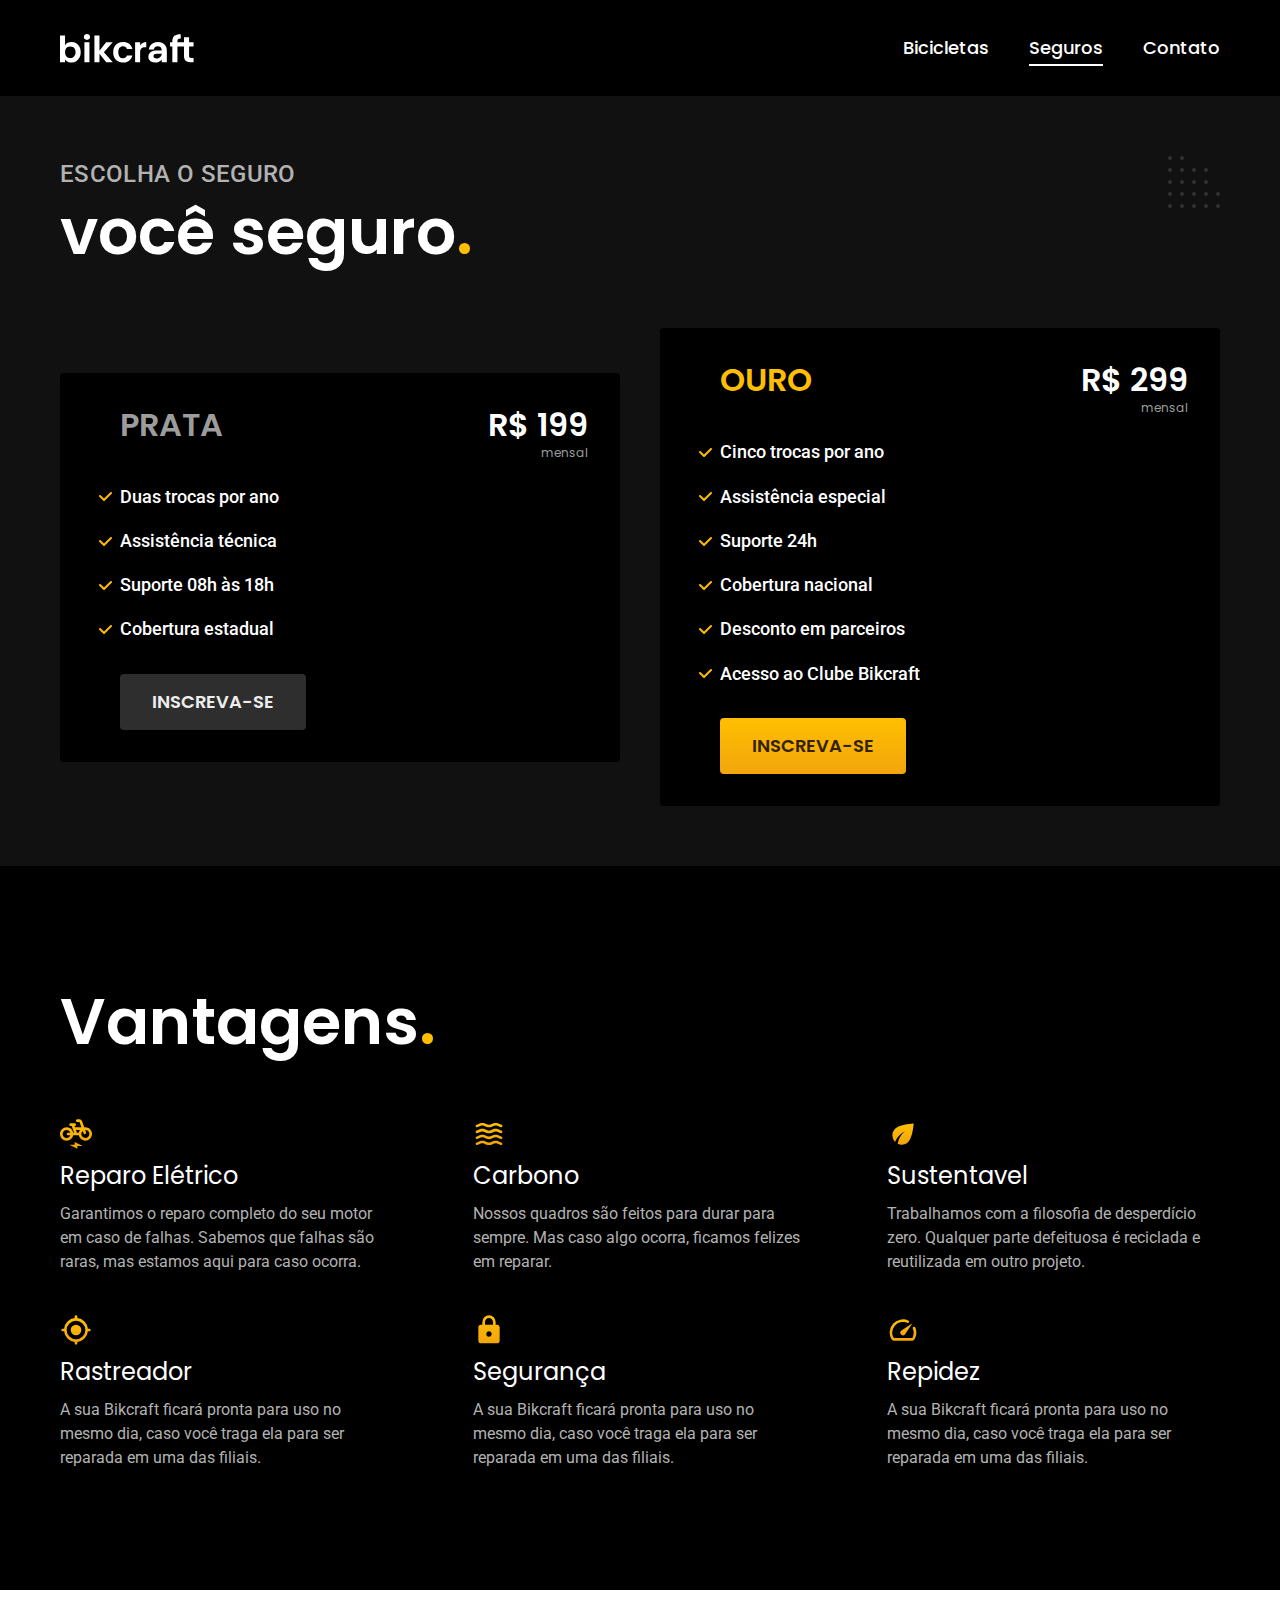
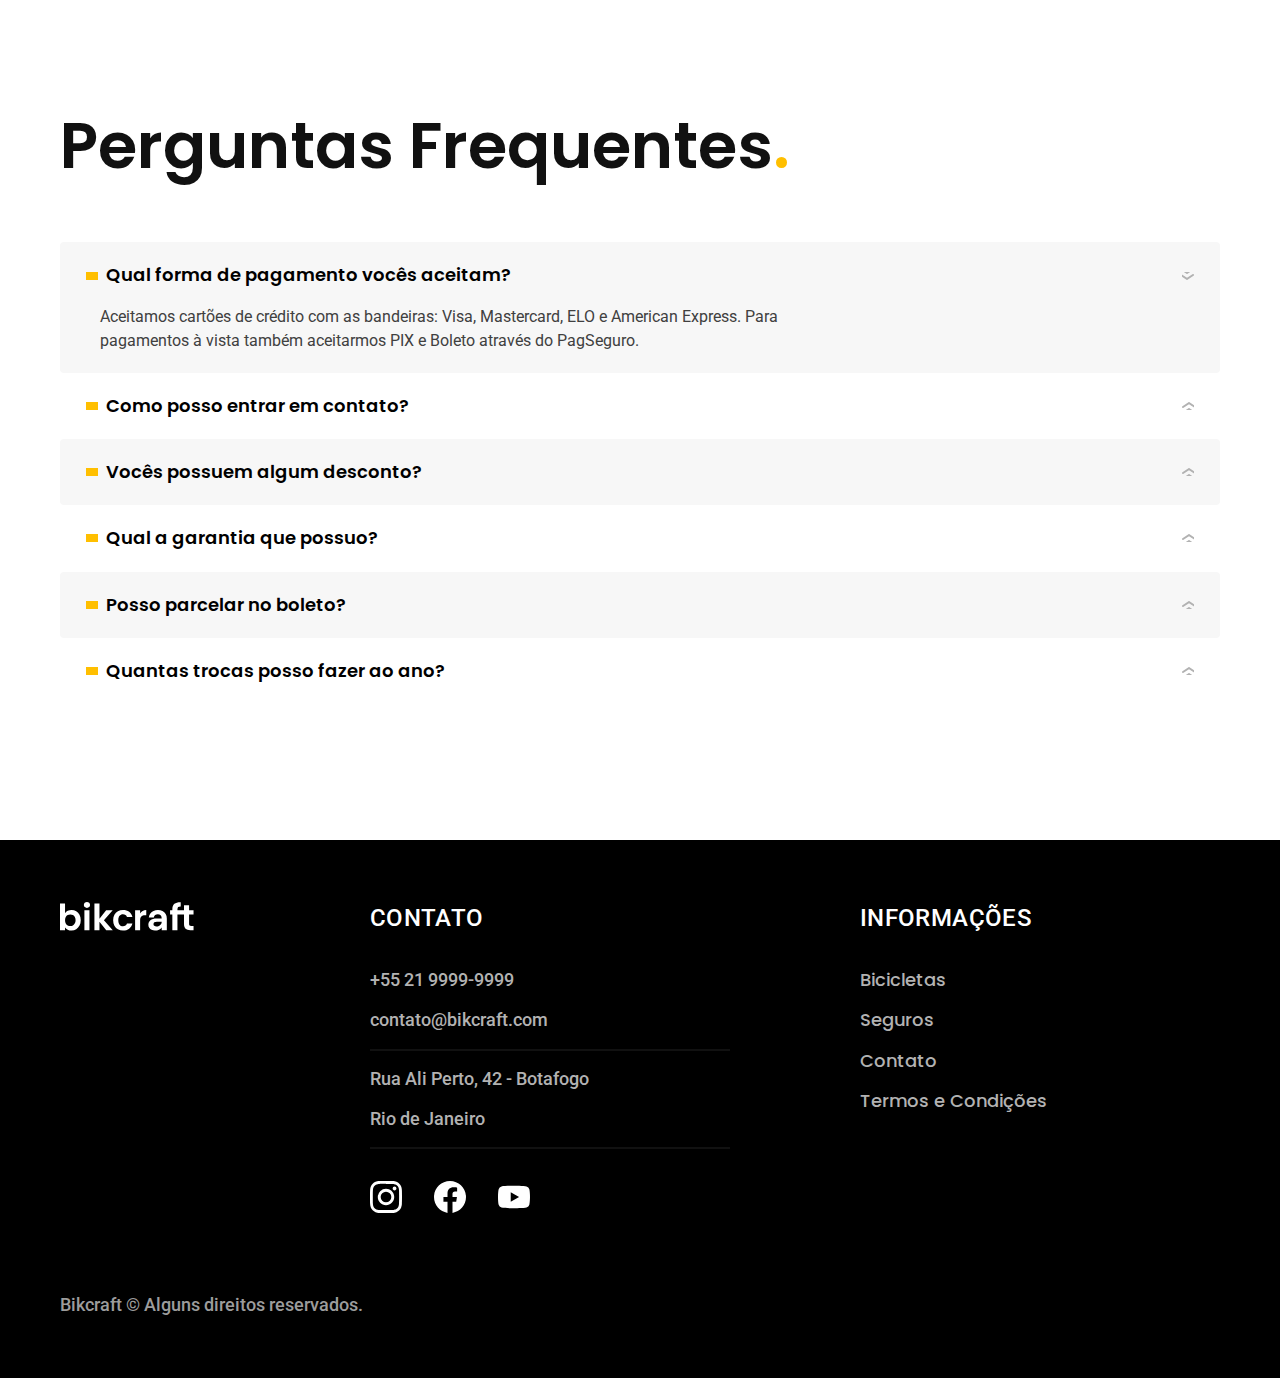
<file: seguros.html>
<!DOCTYPE html>
<html lang="pt-br">

<head>
  <meta charset="UTF-8">
  <meta name="viewport" content="width=device-width, initial-scale=1.0">
  
  <title>Seguros | Bikcraft</title>
  <meta name="description" content="Termos e condições">

 <link rel="icon" href="./favicon.svg" type="image/svg+xml">
  <link rel="preload" href="./css/style.min.css" as="style">
  <link rel="stylesheet" href="./css/style.min.css">
  
  <link rel="preconnect" href="https://fonts.googleapis.com">
  <link rel="preconnect" href="https://fonts.gstatic.com" crossorigin>
  <link href="https://fonts.googleapis.com/css2?family=Merriweather&family=Poppins:wght@400;600&family=Roboto:wght@400;500&display=swap" rel="stylesheet">

  <script>document.documentElement.classList.add('js')</script>
</head>


<body id="seguros">
  <header class="header-bg">
    <div class="header container">
      <a href="./">
        <img src="./img/bikcraft.svg" alt="Bikcraft">
      </a>
      <nav aria-label="primaria">
        <ul class="header-menu font-1-m cor-0">
          <li><a href="./bicicletas.html">Bicicletas</a></li>
          <li><a href="./seguros.html">Seguros</a></li>
          <li><a href="./contato.html">Contato</a></li>
        </ul>
      </nav>
    </div>
  </header>

  <main class="seguros-bg">
    <div class="titulo-bg">
      <div class="titulo container">
        <p class="font-2-l-b cor-5">Escolha o seguro</p>
        <h1 class="font-1-xxl cor-0">você seguro<span class="cor-p1">.</span></h1>
      </div>
    </div>

    <div class="seguros container">
      <div class="seguros-item fadeInLeft" data-anime="200">
        <h3 class="font-1-xl cor-6">PRATA</h3>
        <span class="font-1-xl cor-0">R$ 199 <span class="font-1-xs cor-6">mensal</span></span>
          <ul class="font-2-m cor-0">
            <li>Duas trocas por ano</li>
            <li>Assistência técnica</li>
            <li>Suporte 08h às 18h</li>
            <li>Cobertura estadual</li>
          </ul>
          <a class="botao secundario" href="./orcamento.html?tipo=seguro&produto=prata">Inscreva-se</a>
      </div>
  
      <div class="seguros-item fadeInRight" data-anime="400">
        <h3 class="font-1-xl cor-p1">OURO</h3>
        <span class="font-1-xl cor-0">R$ 299 <span class="font-1-xs cor-6">mensal</span></span>
  
        <ul class="font-2-m cor-0">
          <li>Cinco trocas por ano</li>
          <li>Assistência especial</li>
          <li>Suporte 24h</li>
          <li>Cobertura nacional</li>
          <li>Desconto em parceiros</li>
          <li>Acesso ao Clube Bikcraft</li>
        </ul>
        <a class="botao" href="./orcamento.html?tipo=seguro&produto=ouro">Inscreva-se</a>
      </div>
    </div>
  </main>

  <article class="vantagens-bg">
    <div class="vantagens container">
      <h2 class="font-1-xxl cor-0">Vantagens<span class="cor-p1">.</span></h2>
      <ul>
        <li>
          <img src="./img/icones/eletrica.svg" alt="">
          <h3 class="font-1-l cor-0">Reparo Elétrico</h3>
          <p class="font-2-s cor-5">Garantimos o reparo completo do seu motor em caso de falhas. Sabemos que falhas são raras, mas estamos aqui para caso ocorra.</p>
        </li>

        <li>
          <img src="./img/icones/carbono.svg" alt="">
          <h3 class="font-1-l cor-0">Carbono</h3>
          <p class="font-2-s cor-5">Nossos quadros são feitos para durar para sempre. Mas caso algo ocorra, ficamos felizes em reparar.</p>
        </li>


        <li>
          <img src="./img/icones/sustentavel.svg" alt="">
          <h3 class="font-1-l cor-0">Sustentavel</h3>
          <p class="font-2-s cor-5">Trabalhamos com a filosofia de desperdício zero. Qualquer parte defeituosa é reciclada e reutilizada em outro projeto.</p>
        </li>

        <li>
          <img src="./img/icones/rastreador.svg" alt="">
          <h3 class="font-1-l cor-0">Rastreador</h3>
          <p class="font-2-s cor-5">A sua Bikcraft ficará pronta para uso no mesmo dia, caso você traga ela para ser reparada em uma das filiais.</p>
        </li>

        <li>
          <img src="./img/icones/seguro.svg" alt="">
          <h3 class="font-1-l cor-0">Segurança</h3>
          <p class="font-2-s cor-5">A sua Bikcraft ficará pronta para uso no mesmo dia, caso você traga ela para ser reparada em uma das filiais.</p>
        </li>

        <li>
          <img src="./img/icones/velocidade.svg" alt="">
          <h3 class="font-1-l cor-0">Repidez</h3>
          <p class="font-2-s cor-5">A sua Bikcraft ficará pronta para uso no mesmo dia, caso você traga ela para ser reparada em uma das filiais.</p>
        </li>
      </ul>
    </div>
  </article>

  <article class="perguntas container">
    <h2 class="font-1-xxl">Perguntas Frequentes<span class="cor-p1">.</span></h2>
    
    <dl>
      <div>
        <dt><button class="font-1-m-b" aria-controls="pergunta1" aria-expanded="true">Qual forma de pagamento vocês aceitam?</button></dt>
        <dd id="pergunta1" class="font-2-s cor-9 ativa">Aceitamos cartões de crédito com as bandeiras: Visa, Mastercard, ELO e American Express. Para pagamentos à vista também aceitarmos PIX e Boleto através do PagSeguro.</dd>
      </div>

      <div>
        <dt><button class="font-1-m-b" aria-controls="pergunta2" aria-expanded="false">Como posso entrar em contato?</button></dt>
        <dd id="pergunta2" class="font-2-s cor-9">Aceitamos cartões de crédito com as bandeiras: Visa, Mastercard, ELO e American Express. Para pagamentos à vista também aceitarmos PIX e Boleto através do PagSeguro.</dd>
      </div>

      <div>
         <dt><button class="font-1-m-b" aria-controls="pergunta3" aria-expanded="false">Vocês possuem algum desconto?</button></dt>
        <dd id="pergunta3" class="font-2-s cor-9">Aceitamos cartões de crédito com as bandeiras: Visa, Mastercard, ELO e American Express. Para pagamentos à vista também aceitarmos PIX e Boleto através do PagSeguro.</dd>
      </div>

      <div>
         <dt><button class="font-1-m-b" aria-controls="pergunta4" aria-expanded="false">Qual a garantia que possuo?</button></dt>
        <dd id="pergunta4" class="font-2-s cor-9">Aceitamos cartões de crédito com as bandeiras: Visa, Mastercard, ELO e American Express. Para pagamentos à vista também aceitarmos PIX e Boleto através do PagSeguro.</dd>
      </div>

      <div>
         <dt><button class="font-1-m-b" aria-controls="pergunta5" aria-expanded="false">Posso parcelar no boleto?</button></dt>
        <dd id="pergunta5" class="font-2-s cor-9">Aceitamos cartões de crédito com as bandeiras: Visa, Mastercard, ELO e American Express. Para pagamentos à vista também aceitarmos PIX e Boleto através do PagSeguro.</dd>
      </div>

      <div>
         <dt><button class="font-1-m-b" aria-controls="pergunta6" aria-expanded="false">Quantas trocas posso fazer ao ano?</button></dt>
        <dd id="pergunta6" class="font-2-s cor-9">Aceitamos cartões de crédito com as bandeiras: Visa, Mastercard, ELO e American Express. Para pagamentos à vista também aceitarmos PIX e Boleto através do PagSeguro.</dd>
      </div>
    </dl>
  </article>


  <footer class="footer-bg">
    <div class="footer container">
      <img src="./img/bikcraft.svg" alt="Bikcraft">
      <div class="footer-contato">
        <h3 class="font-2-l-b cor-0">Contato</h3>
        <ul class="font-2-m cor-5">
          <li><a href="tel:+55219999999">+55 21 9999-9999</a></li>
          <li><a href="mailto:contato@bikcraft.com">contato@bikcraft.com</a></li>
          <li>Rua Ali Perto, 42 - Botafogo</li>
          <li>Rio de Janeiro</li>
        </ul>
        <div class="footer-redes">
          <a href="/">
            <img src="./img/redes/instagram.svg" alt="instagram">
          </a>
          <a href="/">
            <img src="./img/redes/facebook.svg" alt="facebook">
          </a>
          <a href="/">
            <img src="./img/redes/youtube.svg" alt="youtube">
          </a>
        </div>
      </div>

      <div class="footer-informacoes">
        <h3 class="font-2-l-b cor-0">Informações</h3>
        <nav>
          <ul class="font-1-m cor-5">
            <li><a href="./bicicletas.html">Bicicletas</a></li>
            <li><a href="./seguros.html">Seguros</a></li>
            <li><a href="./contato.html">Contato</a></li>
            <li><a href="./contato.html">Termos e Condições</a></li>
          </ul>
        </nav>
      </div>
      <p class="footer-copy font-2-m cor-6">Bikcraft © Alguns direitos reservados.</p>
    </div>
  </footer>
  <script src="./js/plugins/simple-anime.js"></script>
 <script src="./js/script.js"></script>
</body>
</html>
</file>
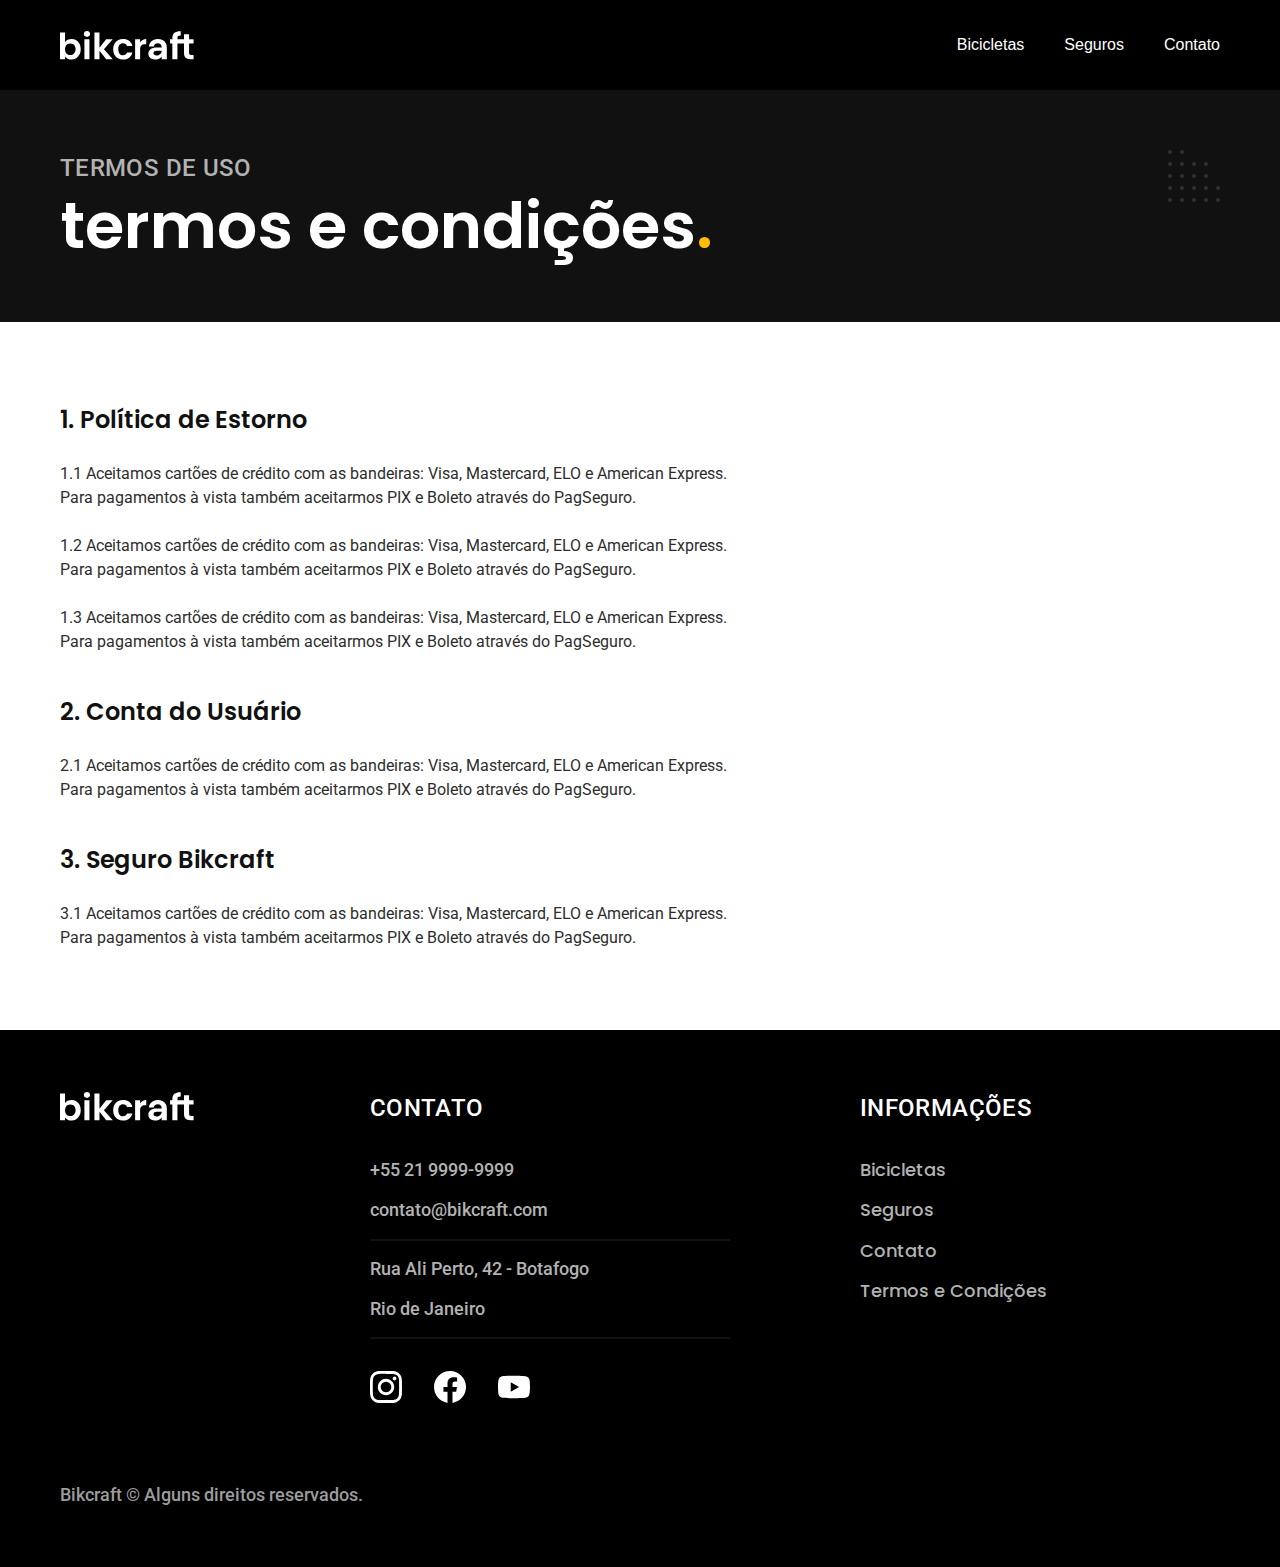
<file: termos.html>
<!DOCTYPE html>
<html lang="pt-br">

<head>
  <meta charset="UTF-8">
  <meta name="viewport" content="width=device-width, initial-scale=1.0">
  
  <title>Termos e Condições | Bikcraft</title>
  <meta name="description" content="Termos e condições">

  <link rel="icon" href="./favicon.svg" type="image/svg+xml">
  <link rel="preload" href="./css/style.min.css" as="style">
  <link rel="stylesheet" href="./css/style.min.css">
  
  <link rel="preconnect" href="https://fonts.googleapis.com">
  <link rel="preconnect" href="https://fonts.gstatic.com" crossorigin>
  <link href="https://fonts.googleapis.com/css2?family=Merriweather&family=Poppins:wght@400;600&family=Roboto:wght@400;500&display=swap" rel="stylesheet">

  <script>document.documentElement.classList.add('js')</script>
</head>

  
<body>
  <header class="header-bg">
    <div class="header container">
      <a href="./">
        <img src="./img/bikcraft.svg" alt="Bikcraft">
      </a>
      <nav aria-label="primaria">
        <ul class="header-menu  cor-0">
          <li><a href="./bicicletas.html">Bicicletas</a></li>
          <li><a href="./seguros.html">Seguros</a></li>
          <li><a href="./contato.html">Contato</a></li>
        </ul>
      </nav>
    </div>
  </header>

  <main>
    <div class="titulo-bg">
      <div class="titulo container">
        <p class="font-2-l-b cor-5">Termos de uso</p>
        <h1 class="font-1-xxl cor-0">termos e condições<span class="cor-p1">.</span></h1>
      </div>
    </div>

    <div class="termos font-2-s cor-10 container">
      <h2 class="font-1-l cor-11">1. Política de Estorno</h2>
      <p>
        1.1 Aceitamos cartões de crédito com as bandeiras: Visa, Mastercard, ELO e American Express. Para pagamentos à vista também aceitarmos PIX e Boleto através do PagSeguro.
      </p>
      
      <p>
        1.2 Aceitamos cartões de crédito com as bandeiras: Visa, Mastercard, ELO e American Express. Para pagamentos à vista também aceitarmos PIX e Boleto através do PagSeguro.
      </p>

      <p>
        1.3 Aceitamos cartões de crédito com as bandeiras: Visa, Mastercard, ELO e American Express. Para pagamentos à vista também aceitarmos PIX e Boleto através do PagSeguro.
      </p>
    
      <h2 class="font-1-l cor-11">2. Conta do Usuário</h2>
      <p>
         2.1 Aceitamos cartões de crédito com as bandeiras: Visa, Mastercard, ELO e American Express. Para pagamentos à vista também aceitarmos PIX e Boleto através do PagSeguro.
      </p>

      <h2 class="font-1-l cor-11">3. Seguro Bikcraft</h2>
      <p>
        3.1 Aceitamos cartões de crédito com as bandeiras: Visa, Mastercard, ELO e American Express. Para pagamentos à vista também aceitarmos PIX e Boleto através do PagSeguro.
      </p>
    </div>
  </main>


  <footer class="footer-bg">
    <div class="footer container">
      <img src="./img/bikcraft.svg" alt="Bikcraft">
      <div class="footer-contato">
        <h3 class="font-2-l-b cor-0">Contato</h3>
        <ul class="font-2-m cor-5">
          <li><a href="tel:+55219999999">+55 21 9999-9999</a></li>
          <li><a href="mailto:contato@bikcraft.com">contato@bikcraft.com</a></li>
          <li>Rua Ali Perto, 42 - Botafogo</li>
          <li>Rio de Janeiro</li>
        </ul>
        <div class="footer-redes">
          <a href="/">
            <img src="./img/redes/instagram.svg" alt="instagram">
          </a>
          <a href="/">
            <img src="./img/redes/facebook.svg" alt="facebook">
          </a>
          <a href="/">
            <img src="./img/redes/youtube.svg" alt="youtube">
          </a>
        </div>
      </div>

      <div class="footer-informacoes">
        <h3 class="font-2-l-b cor-0">Informações</h3>
        <nav>
          <ul class="font-1-m cor-5">
            <li><a href="./bicicletas.html">Bicicletas</a></li>
            <li><a href="./seguros.html">Seguros</a></li>
            <li><a href="./contato.html">Contato</a></li>
            <li><a href="./contato.html">Termos e Condições</a></li>
          </ul>
        </nav>
      </div>
      <p class="footer-copy font-2-m cor-6">Bikcraft © Alguns direitos reservados.</p>
    </div>
  </footer>
<script src="./js/script.js"></script>
</body>
</html>
</file>
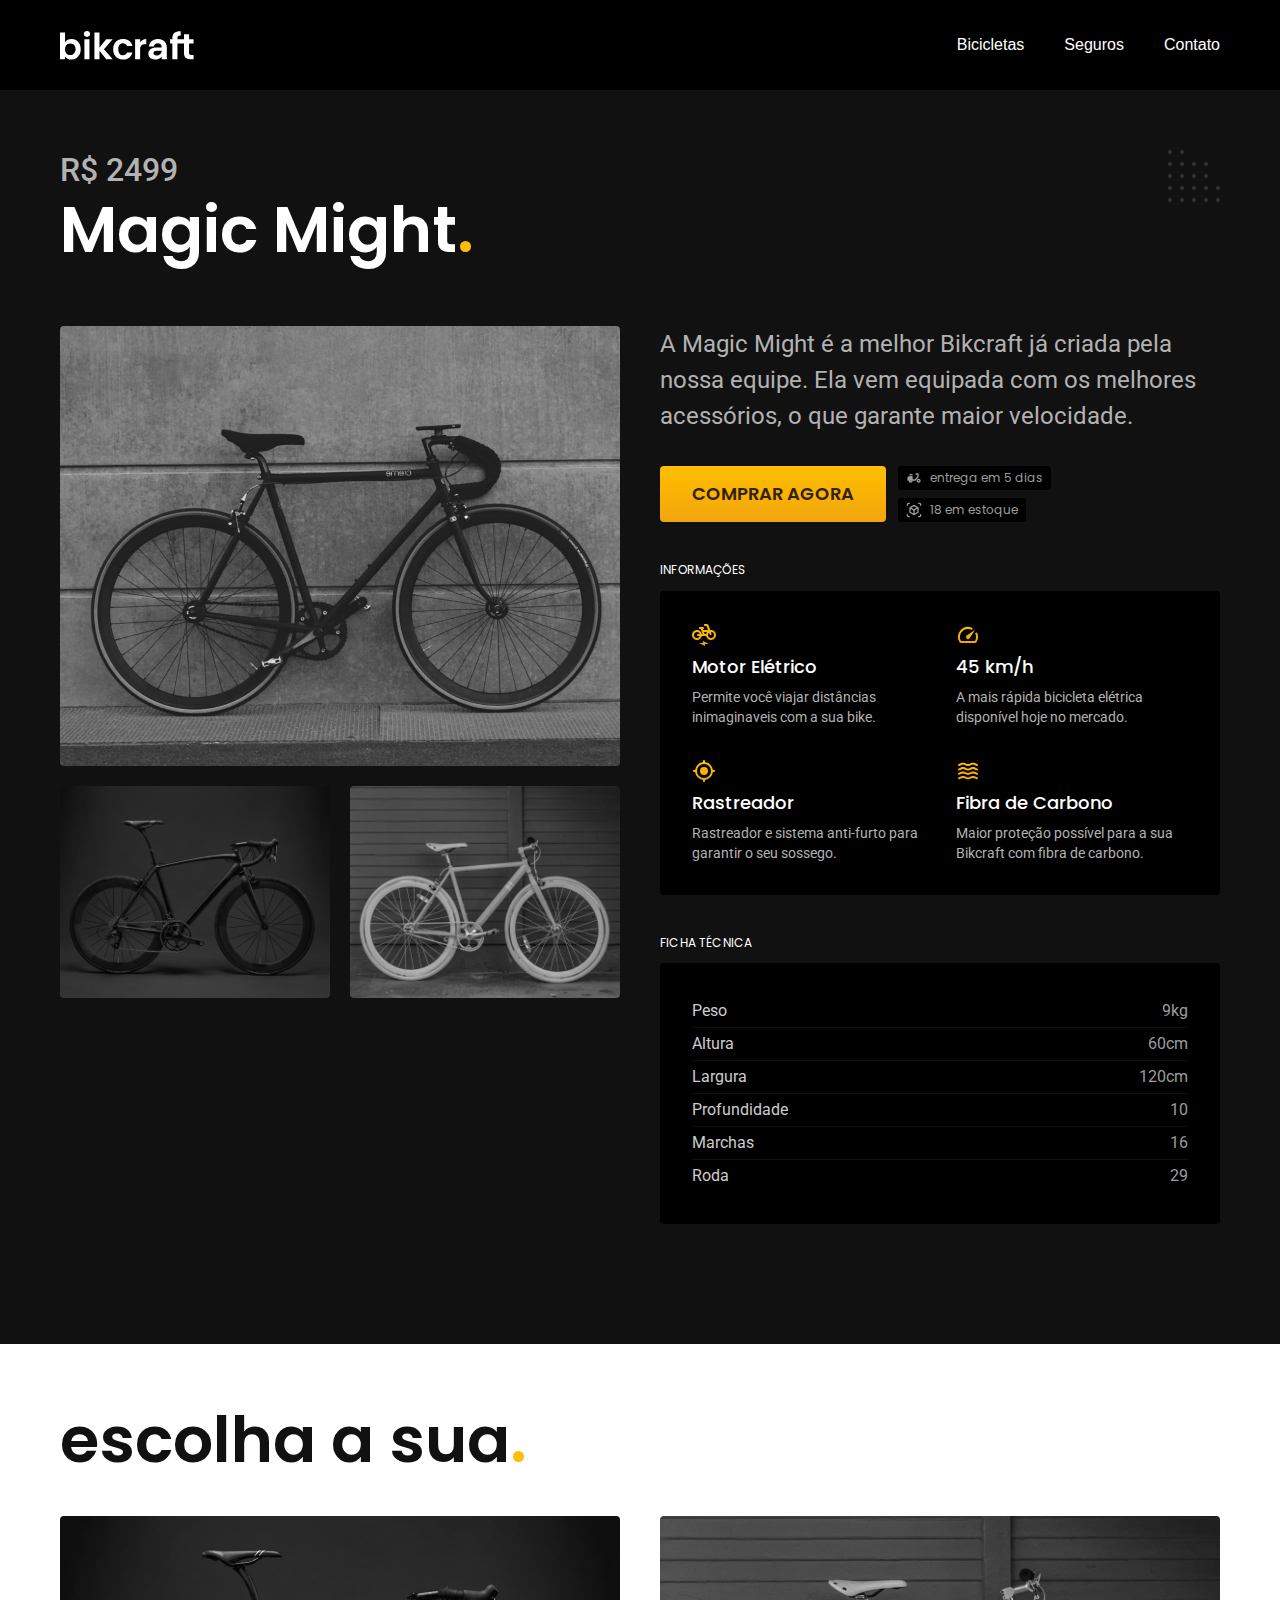
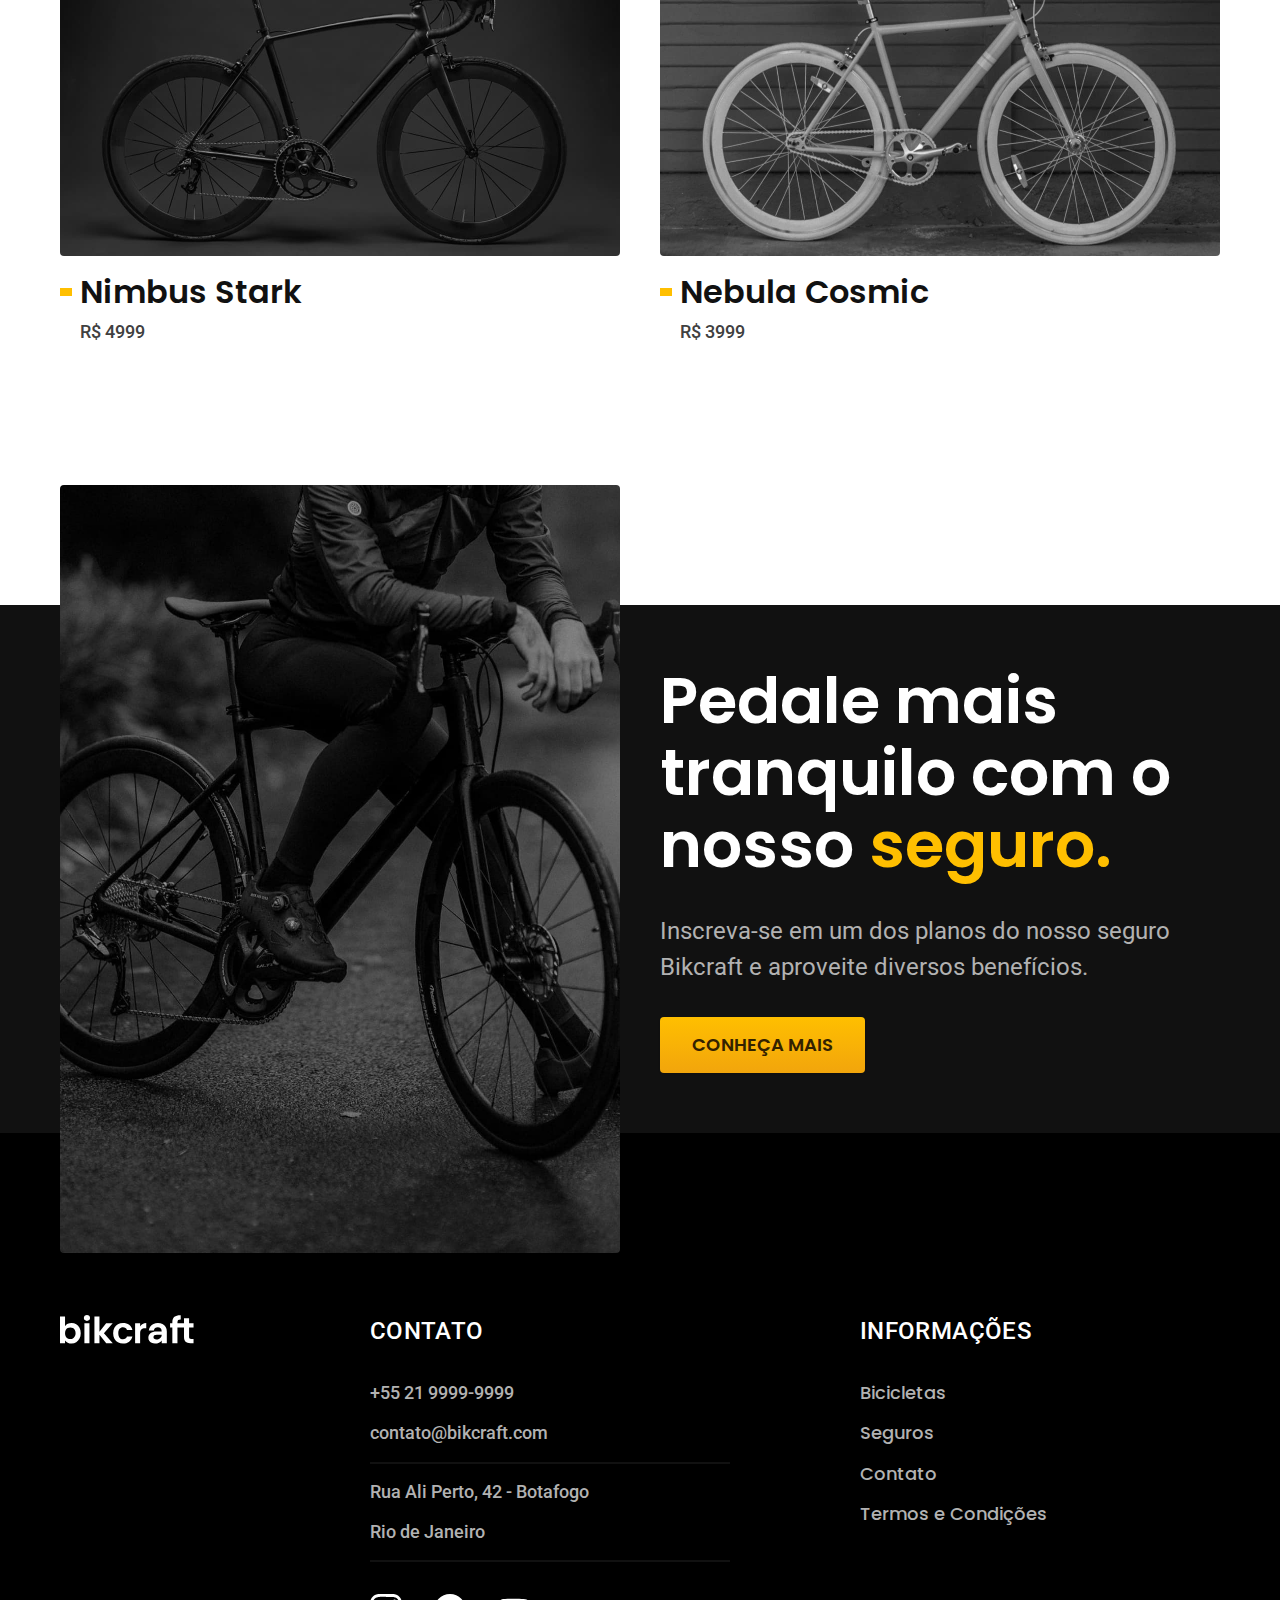
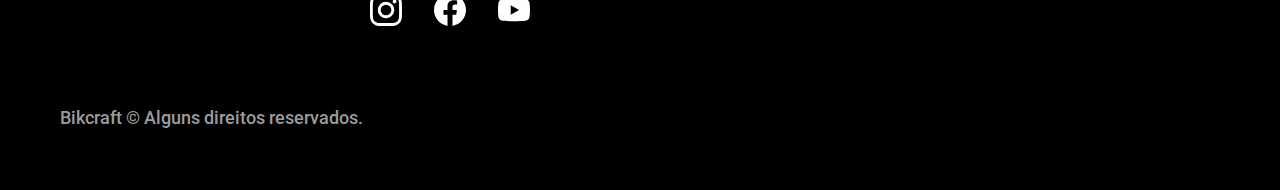
<file: bicicletas/magic.html>
<!DOCTYPE html>
<html lang="pt-br">

<head>
  <meta charset="UTF-8">
  <meta name="viewport" content="width=device-width, initial-scale=1.0">

  <title>Magic | Bikcraft</title>
  <meta name="description" content="Termos e condições">

  <link rel="stylesheet" href="../css/style.min.css">

  <link rel="icon" href="../favicon.svg" type="image/svg+xml">
  <link rel="preconnect" href="https://fonts.googleapis.com">
  <link rel="preconnect" href="https://fonts.gstatic.com" crossorigin>
  <link href="https://fonts.googleapis.com/css2?family=Merriweather&family=Poppins:wght@400;600&family=Roboto:wght@400;500&display=swap" rel="stylesheet">
<script>document.documentElement.classList.add('js')</script>
</head>


<body id="bicicleta">
  <header class="header-bg">
    <div class="header container">
      <a href="../">
        <img src="../img/bikcraft.svg" alt="Bikcraft">
      </a>
      <nav aria-label="primaria">
        <ul class="header-menu  cor-0">
          <li><a href="../bicicletas.html">Bicicletas</a></li>
          <li><a href="../seguros.html">Seguros</a></li>
          <li><a href="../contato.html">Contato</a></li>
        </ul>
      </nav>
    </div>
  </header>

  <main class="titulo-bg">
    <div>
      <div class="titulo container">
        <p class="font-2-xl cor-5">R$ 2499</p>
        <h1 class="font-1-xxl cor-0">Magic Might<span class="cor-p1">.</span></h1>
      </div>
    </div>

    <div class="bicicleta container">
      <div class="bicicleta-imagens">
        <img src="../img/bicicleta/nimbus2.jpg" alt="Bicicleta 1">
        <img src="../img/bicicleta/nimbus1.jpg" alt="Bicicleta 2">
        <img src="../img/bicicleta/nimbus3.jpg" alt="Bicicleta 3">
      </div>
      <div class="bicicleta-conteudo">
        <p class="font-2-l cor-5">A Magic Might é a melhor Bikcraft já criada pela nossa equipe. Ela vem equipada com
          os melhores acessórios, o que garante maior velocidade.</p>
        <div class="bicicleta-comprar">
          <a class="botao" href="../orcamento.html?tipo=bikcraft&produto=magic">Comprar Agora</a>
          <span class="font-1-xs cor-6"><img src="../img/icones/entrega.svg" alt="">entrega em 5 dias</span>
          <span class="font-1-xs cor-6"><img src="../img/icones/estoque.svg" alt="">18 em estoque</span>
        </div>

        <h2 class="font-1-xs cor-0">Informações</h2>
        <ul class="bicicleta-informacoes">
          <li>
            <img src="../img/icones/eletrica.svg" alt="">
            <h3 class="font-1-m cor-0">Motor Elétrico</h3>
            <p class="font-2-xs cor-5">Permite você viajar distâncias inimaginaveis com a sua bike.</p>
          </li>

          <li>
            <img src="../img/icones/velocidade.svg" alt="">
            <h3 class="font-1-m cor-0">45 km/h</h3>
            <p class="font-2-xs cor-5">A mais rápida bicicleta elétrica disponível hoje no mercado.</p>
          </li>

          <li>
            <img src="../img/icones/rastreador.svg" alt="">
            <h3 class="font-1-m cor-0">Rastreador</h3>
            <p class="font-2-xs cor-5">Rastreador e sistema anti-furto para garantir o seu sossego.</p>
          </li>

          <li>
            <img src="../img/icones/carbono.svg" alt="">
            <h3 class="font-1-m cor-0">Fibra de Carbono</h3>
            <p class="font-2-xs cor-5">Maior proteção possível para a sua Bikcraft com fibra de carbono.</p>
          </li>
        </ul>
        <h2 class="font-1-xs cor-0">Ficha Técnica</h2>
        <ul class="bicicleta-ficha font-2-s cor-4">
          <li>Peso <span>9kg</span></li>
          <li>Altura <span>60cm</span></li>
          <li>Largura <span>120cm</span></li>
          <li>Profundidade <span>10 <command></span></li>
          <li>Marchas <span>16</span></li>
          <li>Roda <span>29</span></li>
        </ul>
      </div>
    </div>
  </main>


  <article class="bicicletas-lista container">
    <h2 class="font-1-xxl ">escolha a sua<span class="cor-p1">.</span></h2>

    <ul>
      <li>
        <a href="./nimbus.html">
         <img src="../img/bicicletas/nimbus.jpg" alt="Bicicleta preta">
         <h3 class="font-1-xl">Nimbus Stark</h3>
         <span class="font-2-m cor-8">R$ 4999</span>
        </a>
      </li>

      <li>
        <a href="./nebula.html">
         <img src="../img/bicicletas/nebula.jpg"alt="Bicicleta preta">
         <h3 class="font-1-xl">Nebula Cosmic</h3>
         <span class="font-2-m cor-8">R$ 3999</span>
        </a>
      </li>
    </ul>
  </article>

<article class="seguro-bg">
  <div class="seguro container">
    <div class="seguro-imagem">
      <img src="../img/fotos/seguros.jpg" alt="Pessoa parada em cima de uma bicicleta">
    </div>
    <div class="seguro-conteudo">
      <h2 class="font-1-xxl cor-0">Pedale mais tranquilo com o nosso <span class="cor-p1">seguro.</span></h2>
      <p class="font-2-l cor-5">Inscreva-se em um dos planos do nosso seguro Bikcraft e aproveite diversos benefícios.</p>
      <a class="botao" href="../seguros.html">Conheça Mais</a>
    </div>
  </div>
</article>

  <footer class="footer-bg">
    <div class="footer container">
      <img src="../img/bikcraft.svg" alt="Bikcraft">
      <div class="footer-contato">
        <h3 class="font-2-l-b cor-0">Contato</h3>
        <ul class="font-2-m cor-5">
          <li><a href="tel:+55219999999">+55 21 9999-9999</a></li>
          <li><a href="mailto:contato@bikcraft.com">contato@bikcraft.com</a></li>
          <li>Rua Ali Perto, 42 - Botafogo</li>
          <li>Rio de Janeiro</li>
        </ul>
        <div class="footer-redes">
          <a href="/">
            <img src="../img/redes/instagram.svg" alt="instagram">
          </a>
          <a href="/">
            <img src="../img/redes/facebook.svg" alt="facebook">
          </a>
          <a href="/">
            <img src="../img/redes/youtube.svg" alt="youtube">
          </a>
        </div>
      </div>

      <div class="footer-informacoes">
        <h3 class="font-2-l-b cor-0">Informações</h3>
        <nav>
          <ul class="font-1-m cor-5">
            <li><a href="../bicicletas.html">Bicicletas</a></li>
            <li><a href="../seguros.html">Seguros</a></li>
            <li><a href="../contato.html">Contato</a></li>
            <li><a href="../contato.html">Termos e Condições</a></li>
          </ul>
        </nav>
      </div>
      <p class="footer-copy font-2-m cor-6">Bikcraft © Alguns direitos reservados.</p>
    </div>
  </footer>
<script src="../js/script.js"></script>
</body>

</html>
</file>
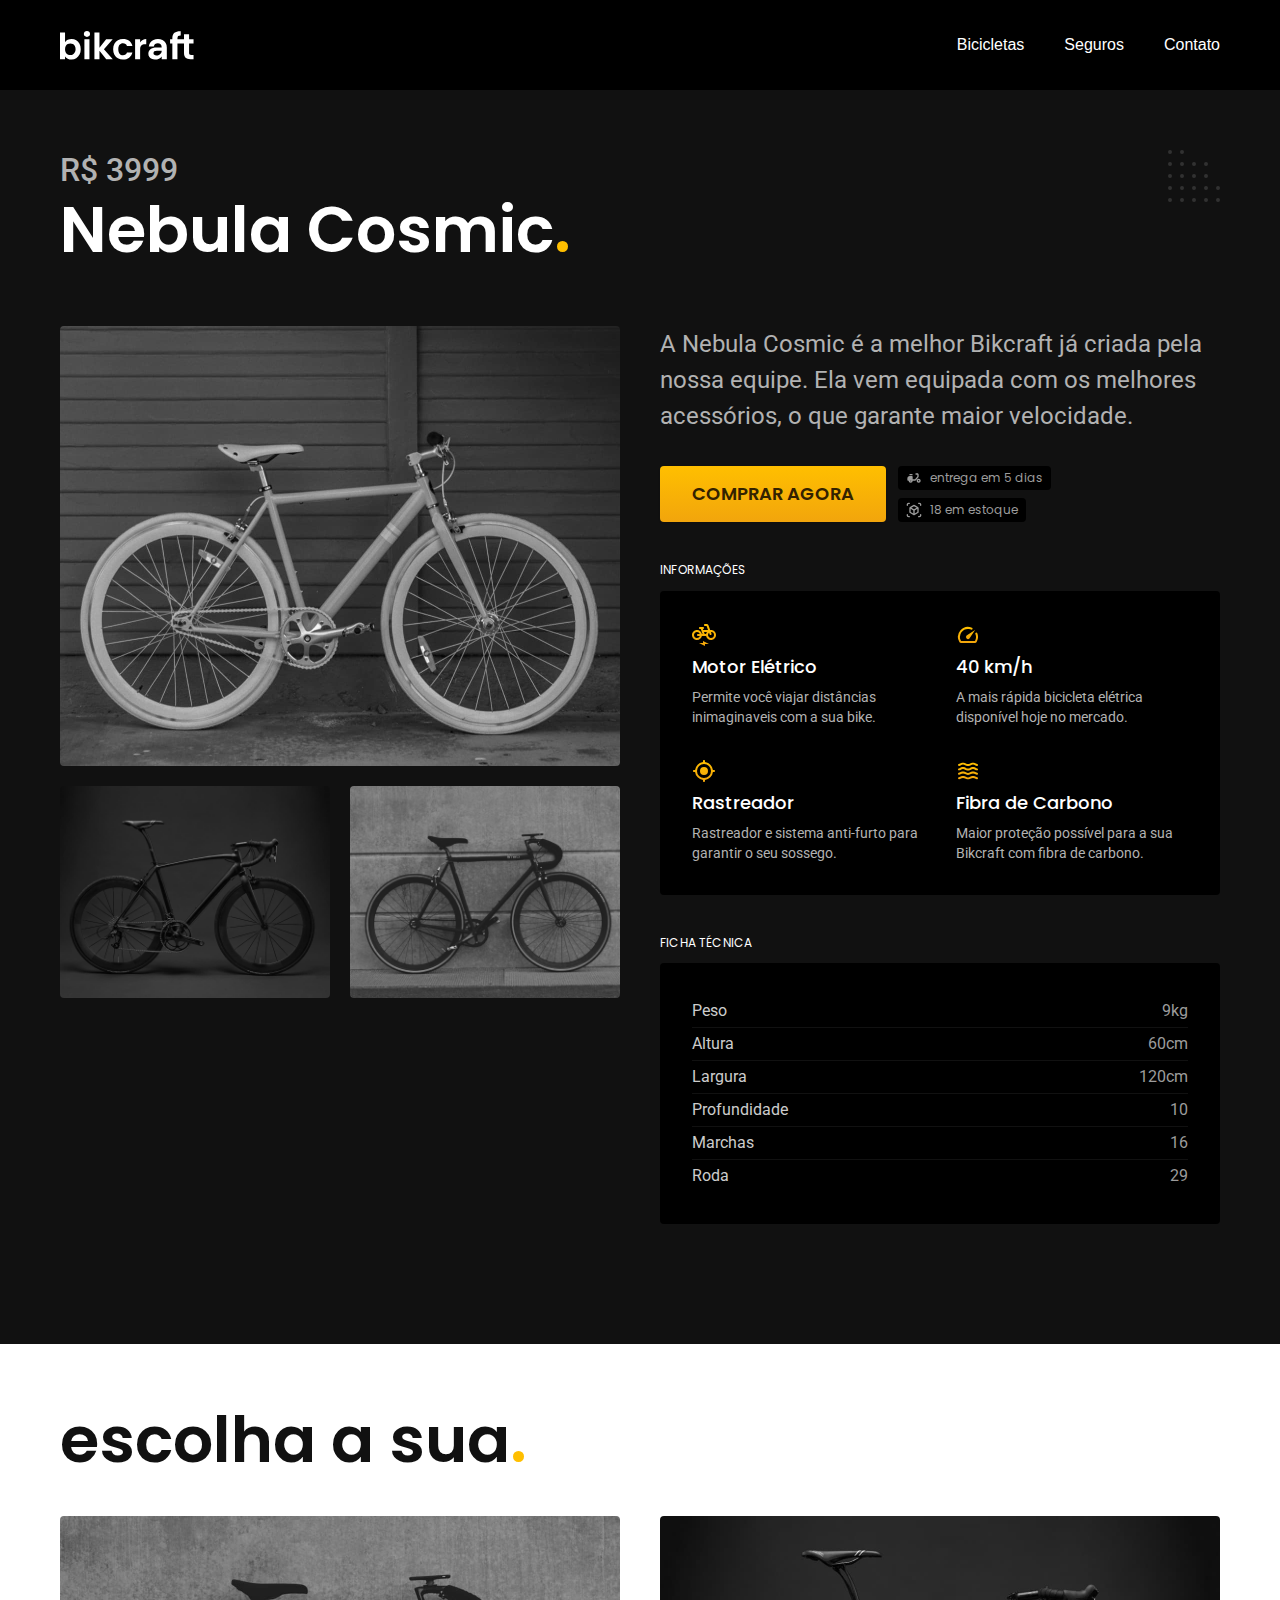
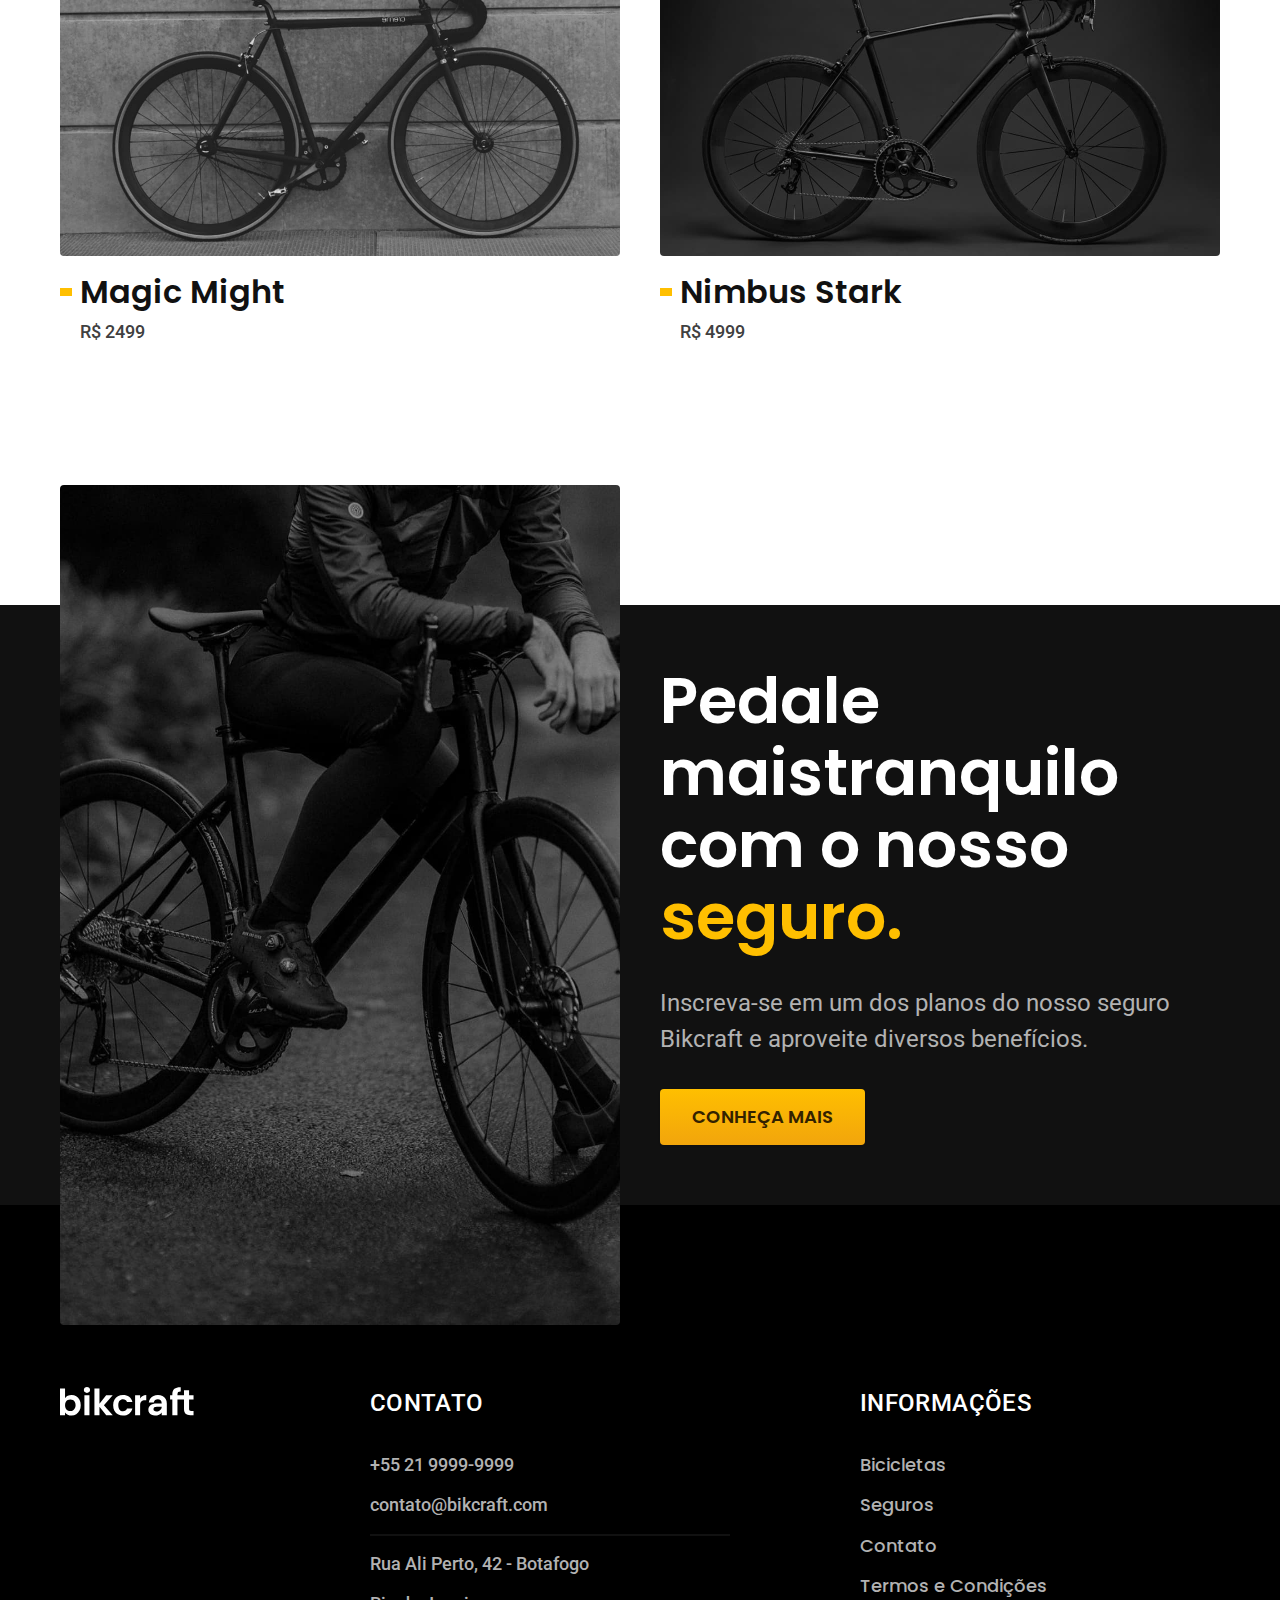
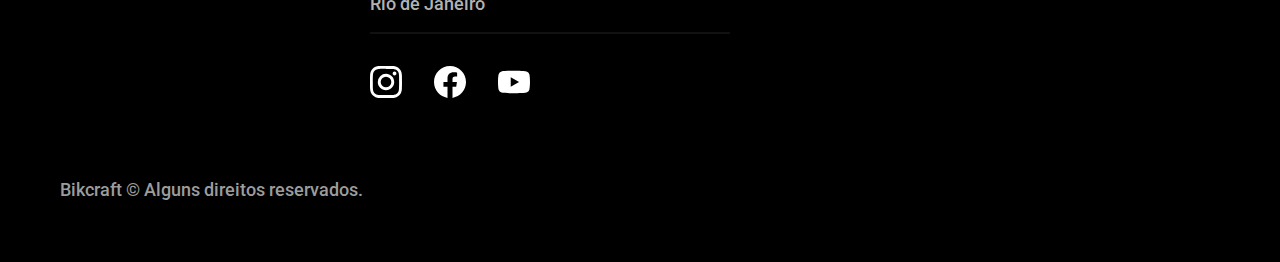
<file: bicicletas/nebula.html>
<!DOCTYPE html>
<html lang="pt-br">

<head>
  <meta charset="UTF-8">
  <meta name="viewport" content="width=device-width, initial-scale=1.0">

  <title>Nebula | Bikcraft</title>
  <meta name="description" content="Termos e condições">

  <link rel="stylesheet" href="../css/style.min.css">


  <link rel="icon" href="../favicon.svg" type="image/svg+xml">
  <link rel="preconnect" href="https://fonts.googleapis.com">
  <link rel="preconnect" href="https://fonts.gstatic.com" crossorigin>
  <link href="https://fonts.googleapis.com/css2?family=Merriweather&family=Poppins:wght@400;600&family=Roboto:wght@400;500&display=swap" rel="stylesheet">
<script>document.documentElement.classList.add('js')</script>
</head>


<body id="bicicleta">
  <header class="header-bg">
    <div class="header container">
      <a href="../">
        <img src="../img/bikcraft.svg" alt="Bikcraft">
      </a>
      <nav aria-label="primaria">
        <ul class="header-menu  cor-0">
          <li><a href="../bicicletas.html">Bicicletas</a></li>
          <li><a href="../seguros.html">Seguros</a></li>
          <li><a href="../contato.html">Contato</a></li>
        </ul>
      </nav>
    </div>
  </header>

  <main class="titulo-bg">
    <div>
      <div class="titulo container">
        <p class="font-2-xl cor-5">R$ 3999</p>
        <h1 class="font-1-xxl cor-0">Nebula Cosmic<span class="cor-p1">.</span></h1>
      </div>
    </div>

    <div class="bicicleta container">
      <div class="bicicleta-imagens">
        <img src="../img/bicicleta/nimbus3.jpg" alt="Bicicleta 1">
        <img src="../img/bicicleta/nimbus1.jpg" alt="Bicicleta 2">
        <img src="../img/bicicleta/nimbus2.jpg" alt="Bicicleta 3">
      </div>
      <div class="bicicleta-conteudo">
        <p class="font-2-l cor-5">A Nebula Cosmic é a melhor Bikcraft já criada pela nossa equipe. Ela vem equipada com
          os melhores acessórios, o que garante maior velocidade.</p>
        <div class="bicicleta-comprar">
          <a class="botao" href="../orcamento.html?tipo=bikcraft&produto=nebula">Comprar Agora</a>
          <span class="font-1-xs cor-6"><img src="../img/icones/entrega.svg" alt="">entrega em 5 dias</span>
          <span class="font-1-xs cor-6"><img src="../img/icones/estoque.svg" alt="">18 em estoque</span>
        </div>

        <h2 class="font-1-xs cor-0">Informações</h2>
        <ul class="bicicleta-informacoes">
          <li>
            <img src="../img/icones/eletrica.svg" alt="">
            <h3 class="font-1-m cor-0">Motor Elétrico</h3>
            <p class="font-2-xs cor-5">Permite você viajar distâncias inimaginaveis com a sua bike.</p>
          </li>

          <li>
            <img src="../img/icones/velocidade.svg" alt="">
            <h3 class="font-1-m cor-0">40 km/h</h3>
            <p class="font-2-xs cor-5">A mais rápida bicicleta elétrica disponível hoje no mercado.</p>
          </li>

          <li>
            <img src="../img/icones/rastreador.svg" alt="">
            <h3 class="font-1-m cor-0">Rastreador</h3>
            <p class="font-2-xs cor-5">Rastreador e sistema anti-furto para garantir o seu sossego.</p>
          </li>

          <li>
            <img src="../img/icones/carbono.svg" alt="">
            <h3 class="font-1-m cor-0">Fibra de Carbono</h3>
            <p class="font-2-xs cor-5">Maior proteção possível para a sua Bikcraft com fibra de carbono.</p>
          </li>
        </ul>
        <h2 class="font-1-xs cor-0">Ficha Técnica</h2>
        <ul class="bicicleta-ficha font-2-s cor-4">
          <li>Peso <span>9kg</span></li>
          <li>Altura <span>60cm</span></li>
          <li>Largura <span>120cm</span></li>
          <li>Profundidade <span>10 <command></span></li>
          <li>Marchas <span>16</span></li>
          <li>Roda <span>29</span></li>
        </ul>
      </div>
    </div>
  </main>


  <article class="bicicletas-lista container">
    <h2 class="font-1-xxl ">escolha a sua<span class="cor-p1">.</span></h2>

    <ul>
      <li>
        <a href="./magic.html">
         <img src="../img/bicicletas/magic.jpg" alt="Bicicleta preta">
         <h3 class="font-1-xl">Magic Might</h3>
         <span class="font-2-m cor-8">R$ 2499</span>
        </a>
      </li>

      <li>
        <a href="./nimbus.html">
         <img src="../img/bicicletas/nimbus.jpg"alt="Bicicleta preta">
         <h3 class="font-1-xl">Nimbus Stark</h3>
         <span class="font-2-m cor-8">R$ 4999</span>
        </a>
      </li>
    </ul>
  </article>

<article class="seguro-bg">
  <div class="seguro container">
    <div class="seguro-imagem">
      <img src="../img/fotos/seguros.jpg" alt="Pessoa parada em cima de uma bicicleta">
    </div>
    <div class="seguro-conteudo">
      <h2 class="font-1-xxl cor-0">Pedale maistranquilo com o nosso <span class="cor-p1">seguro.</span></h2>
      <p class="font-2-l cor-5">Inscreva-se em um dos planos do nosso seguro Bikcraft e aproveite diversos benefícios.</p>
      <a class="botao" href="../seguros.html">Conheça Mais</a>
    </div>
  </div>
</article>

  <footer class="footer-bg">
    <div class="footer container">
      <img src="../img/bikcraft.svg" alt="Bikcraft">
      <div class="footer-contato">
        <h3 class="font-2-l-b cor-0">Contato</h3>
        <ul class="font-2-m cor-5">
          <li><a href="tel:+55219999999">+55 21 9999-9999</a></li>
          <li><a href="mailto:contato@bikcraft.com">contato@bikcraft.com</a></li>
          <li>Rua Ali Perto, 42 - Botafogo</li>
          <li>Rio de Janeiro</li>
        </ul>
        <div class="footer-redes">
          <a href="/">
            <img src="../img/redes/instagram.svg" alt="instagram">
          </a>
          <a href="/">
            <img src="../img/redes/facebook.svg" alt="facebook">
          </a>
          <a href="/">
            <img src="../img/redes/youtube.svg" alt="youtube">
          </a>
        </div>
      </div>

      <div class="footer-informacoes">
        <h3 class="font-2-l-b cor-0">Informações</h3>
        <nav>
          <ul class="font-1-m cor-5">
            <li><a href="../bicicletas.html">Bicicletas</a></li>
            <li><a href="../seguros.html">Seguros</a></li>
            <li><a href="../contato.html">Contato</a></li>
            <li><a href="../contato.html">Termos e Condições</a></li>
          </ul>
        </nav>
      </div>
      <p class="footer-copy font-2-m cor-6">Bikcraft © Alguns direitos reservados.</p>
    </div>
  </footer>
<script src="../js/script.js"></script>
</body>

</html>
</file>
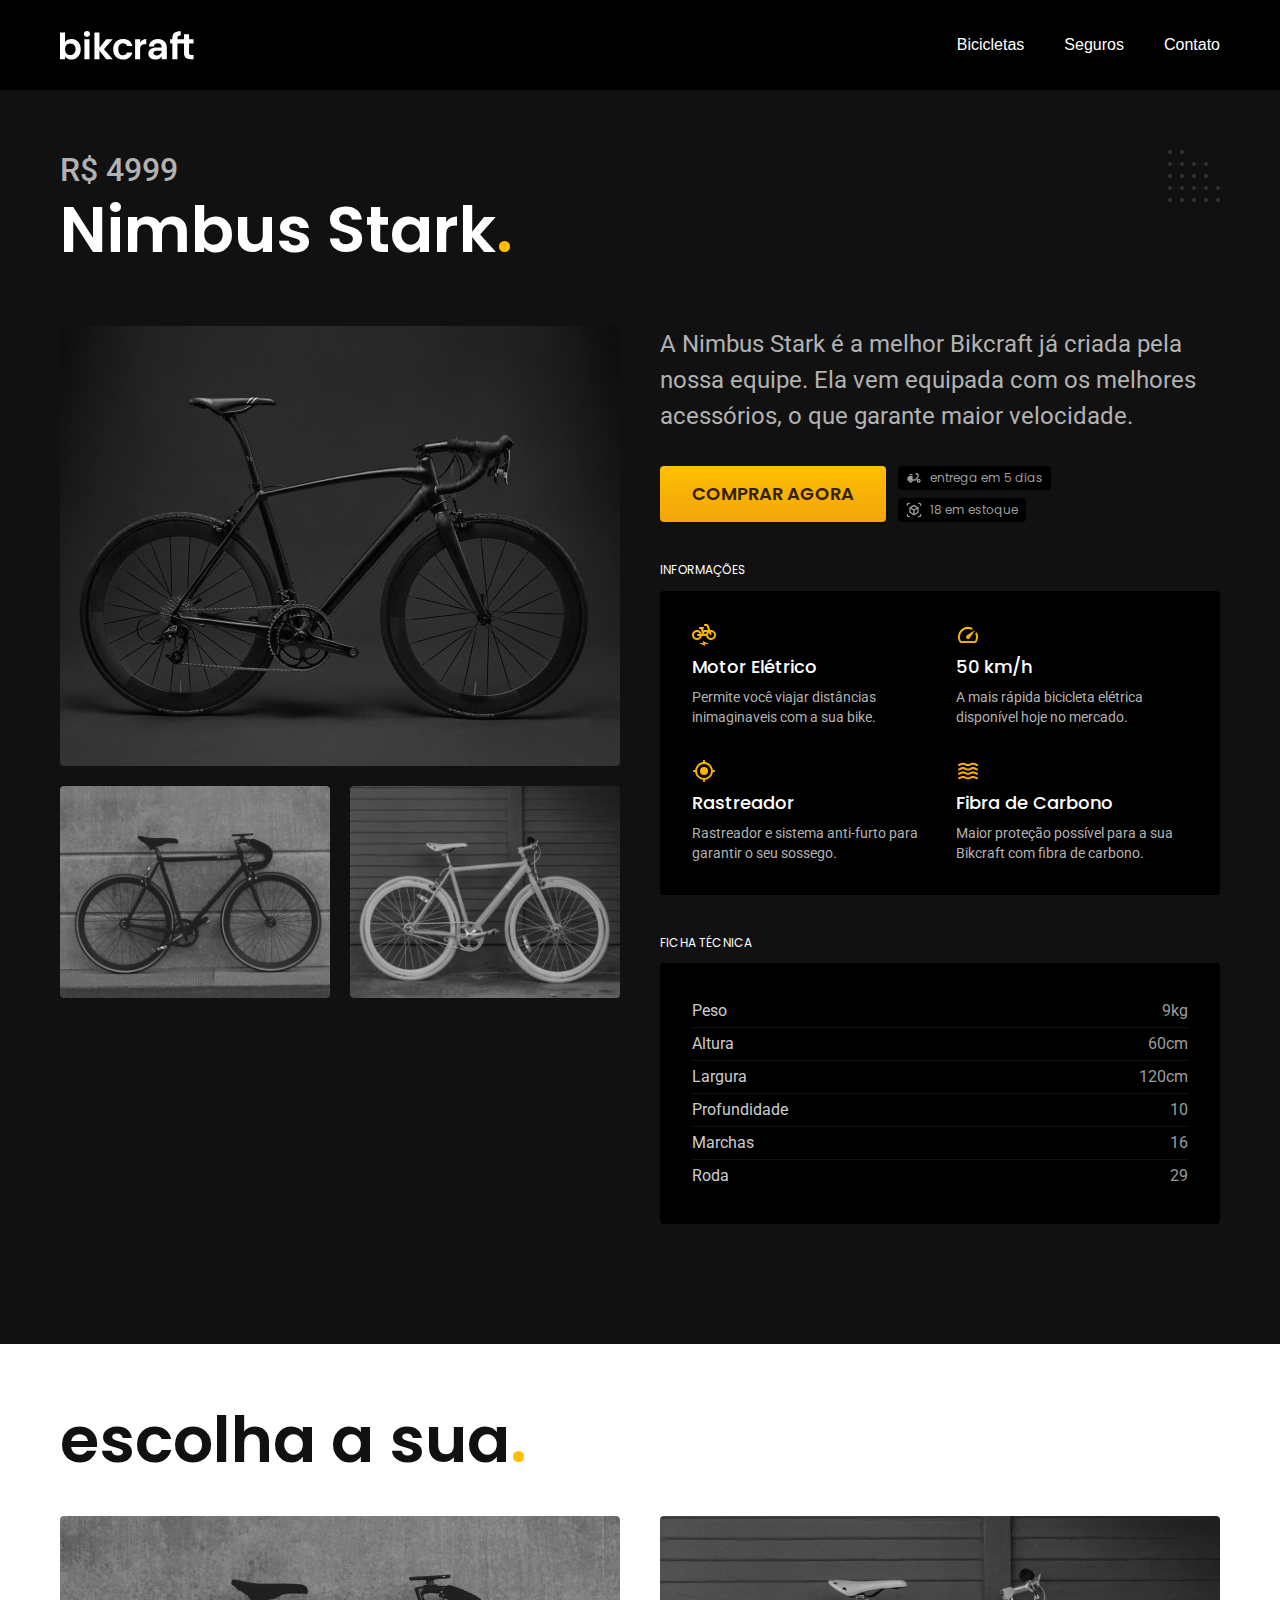
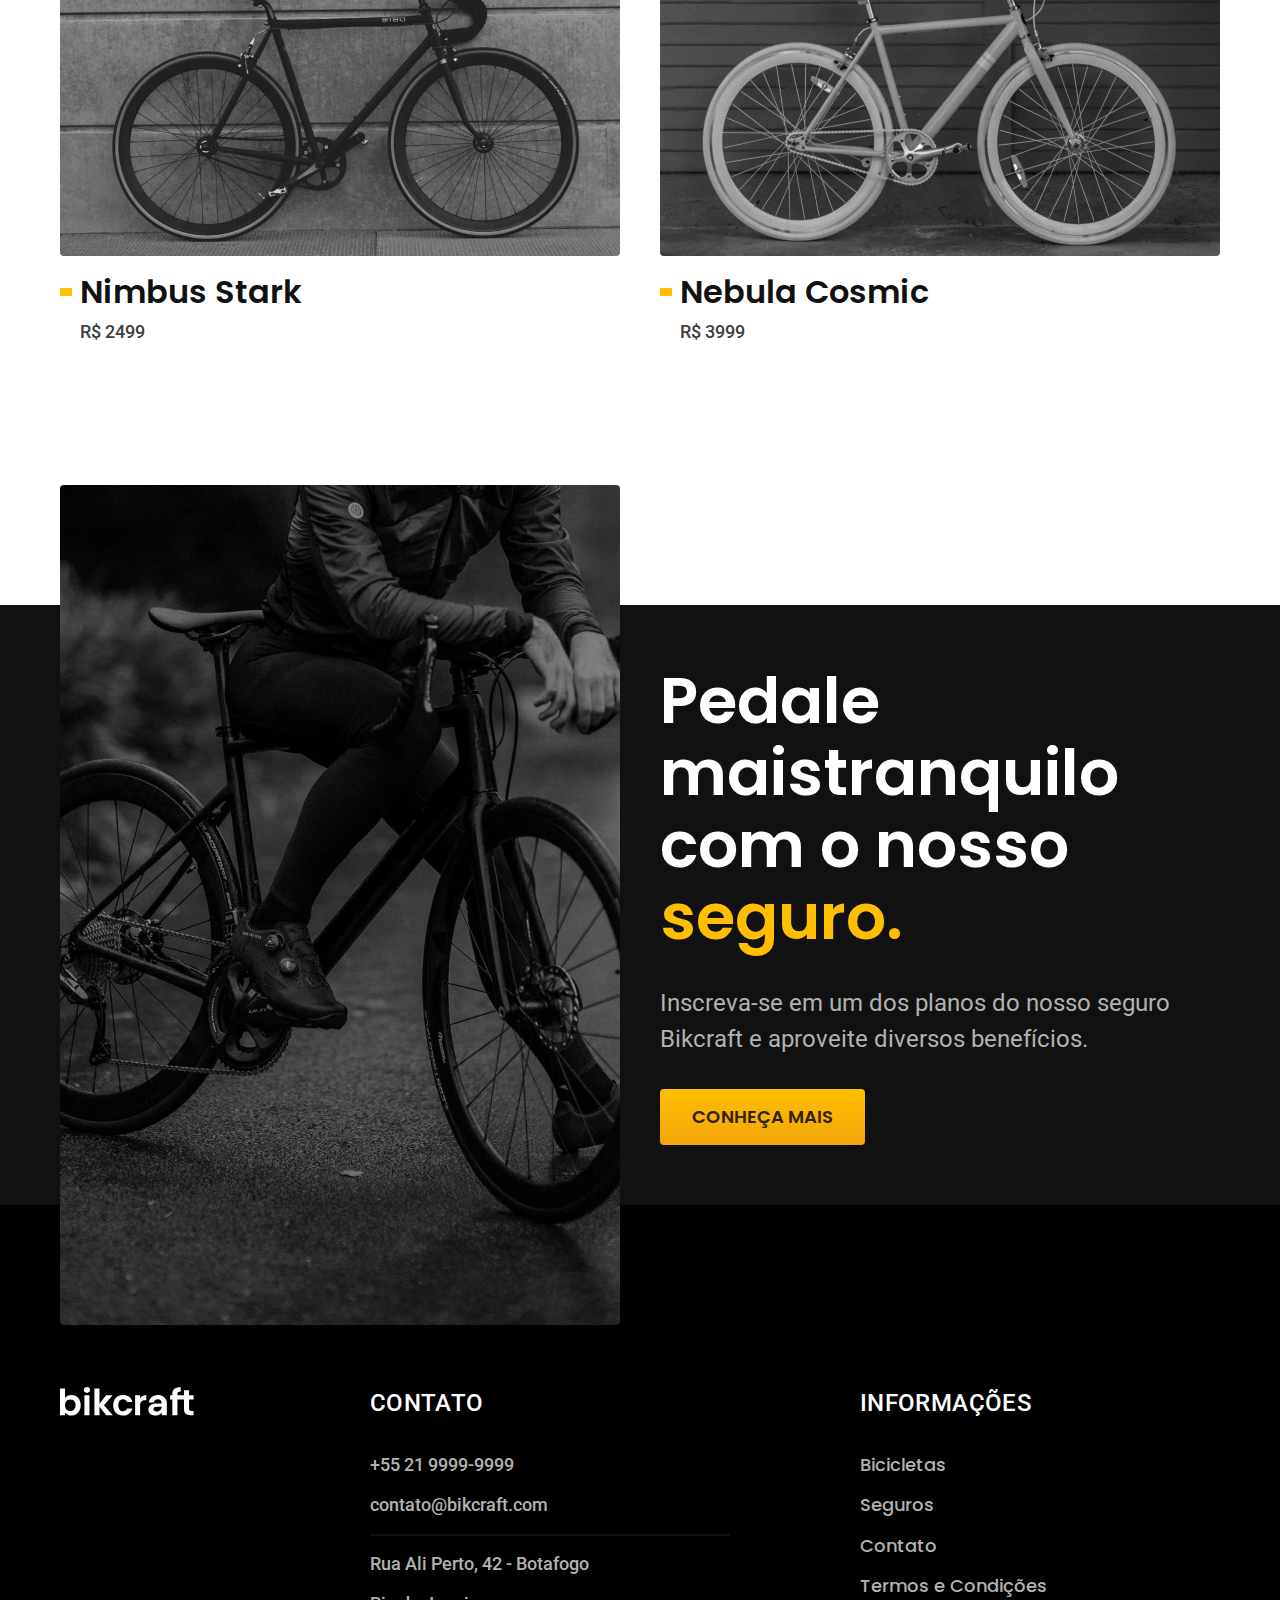
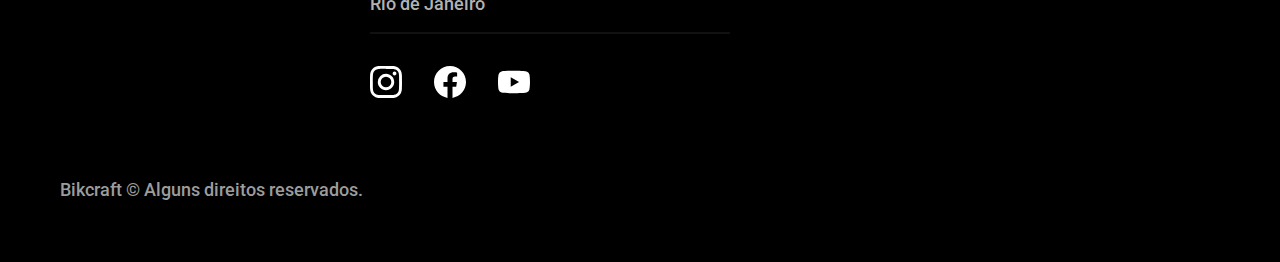
<file: bicicletas/nimbus.html>
<!DOCTYPE html>
<html lang="pt-br">

<head>
  <meta charset="UTF-8">
  <meta name="viewport" content="width=device-width, initial-scale=1.0">

  <title>Nimbus | Bikcraft</title>
  <meta name="description" content="Termos e condições">

  <link rel="stylesheet" href="../css/style.min.css">

  <link rel="icon" href="../favicon.svg" type="image/svg+xml">
  <link rel="preconnect" href="https://fonts.googleapis.com">
  <link rel="preconnect" href="https://fonts.gstatic.com" crossorigin>
  <link href="https://fonts.googleapis.com/css2?family=Merriweather&family=Poppins:wght@400;600&family=Roboto:wght@400;500&display=swap" rel="stylesheet">
<script>document.documentElement.classList.add('js')</script>
</head>


<body id="bicicleta">
  <header class="header-bg">
    <div class="header container">
      <a href="../">
        <img src="../img/bikcraft.svg" alt="Bikcraft">
      </a>
      <nav aria-label="primaria">
        <ul class="header-menu  cor-0">
          <li><a href="../bicicletas.html">Bicicletas</a></li>
          <li><a href="../seguros.html">Seguros</a></li>
          <li><a href="../contato.html">Contato</a></li>
        </ul>
      </nav>
    </div>
  </header>

  <main class="titulo-bg">
    <div>
      <div class="titulo container">
        <p class="font-2-xl cor-5">R$ 4999</p>
        <h1 class="font-1-xxl cor-0">Nimbus Stark<span class="cor-p1">.</span></h1>
      </div>
    </div>

    <div class="bicicleta container">
      <div class="bicicleta-imagens">
        <img src="../img/bicicleta/nimbus1.jpg" alt="Bicicleta 1">
        <img src="../img/bicicleta/nimbus2.jpg" alt="Bicicleta 2">
        <img src="../img/bicicleta/nimbus3.jpg" alt="Bicicleta 3">
      </div>
      <div class="bicicleta-conteudo">
        <p class="font-2-l cor-5">A Nimbus Stark é a melhor Bikcraft já criada pela nossa equipe. Ela vem equipada com
          os melhores acessórios, o que garante maior velocidade.</p>
        <div class="bicicleta-comprar">
          <a class="botao" href="../orcamento.html?tipo=bikcraft&produto=nimbus">Comprar Agora</a>
          <span class="font-1-xs cor-6"><img src="../img/icones/entrega.svg" alt="">entrega em 5 dias</span>
          <span class="font-1-xs cor-6"><img src="../img/icones/estoque.svg" alt="">18 em estoque</span>
        </div>

        <h2 class="font-1-xs cor-0">Informações</h2>
        <ul class="bicicleta-informacoes">
          <li>
            <img src="../img/icones/eletrica.svg" alt="">
            <h3 class="font-1-m cor-0">Motor Elétrico</h3>
            <p class="font-2-xs cor-5">Permite você viajar distâncias inimaginaveis com a sua bike.</p>
          </li>

          <li>
            <img src="../img/icones/velocidade.svg" alt="">
            <h3 class="font-1-m cor-0">50 km/h</h3>
            <p class="font-2-xs cor-5">A mais rápida bicicleta elétrica disponível hoje no mercado.</p>
          </li>

          <li>
            <img src="../img/icones/rastreador.svg" alt="">
            <h3 class="font-1-m cor-0">Rastreador</h3>
            <p class="font-2-xs cor-5">Rastreador e sistema anti-furto para garantir o seu sossego.</p>
          </li>

          <li>
            <img src="../img/icones/carbono.svg" alt="">
            <h3 class="font-1-m cor-0">Fibra de Carbono</h3>
            <p class="font-2-xs cor-5">Maior proteção possível para a sua Bikcraft com fibra de carbono.</p>
          </li>
        </ul>
        <h2 class="font-1-xs cor-0">Ficha Técnica</h2>
        <ul class="bicicleta-ficha font-2-s cor-4">
          <li>Peso <span>9kg</span></li>
          <li>Altura <span>60cm</span></li>
          <li>Largura <span>120cm</span></li>
          <li>Profundidade <span>10 <command></span></li>
          <li>Marchas <span>16</span></li>
          <li>Roda <span>29</span></li>
        </ul>
      </div>
    </div>
  </main>


  <article class="bicicletas-lista container">
    <h2 class="font-1-xxl ">escolha a sua<span class="cor-p1">.</span></h2>

    <ul>
      <li>
        <a href="./magic.html">
         <img src="../img/bicicletas/magic.jpg" alt="Bicicleta preta">
         <h3 class="font-1-xl">Nimbus Stark</h3>
         <span class="font-2-m cor-8">R$ 2499</span>
        </a>
      </li>

      <li>
        <a href="./nebula.html">
         <img src="../img/bicicletas/nebula.jpg" alt="Bicicleta preta">
         <h3 class="font-1-xl">Nebula Cosmic</h3>
         <span class="font-2-m cor-8">R$ 3999</span>
        </a>
      </li>
    </ul>
  </article>

<article class="seguro-bg">
  <div class="seguro container">
    <div class="seguro-imagem">
      <img src="../img/fotos/seguros.jpg" alt="Pessoa parada em cima de uma bicicleta">
    </div>
    <div class="seguro-conteudo">
      <h2 class="font-1-xxl cor-0">Pedale maistranquilo com o nosso <span class="cor-p1">seguro.</span></h2>
      <p class="font-2-l cor-5">Inscreva-se em um dos planos do nosso seguro Bikcraft e aproveite diversos benefícios.</p>
      <a class="botao" href="../seguros.html">Conheça Mais</a>
    </div>
  </div>
</article>

  <footer class="footer-bg">
    <div class="footer container">
      <img src="../img/bikcraft.svg" alt="Bikcraft">
      <div class="footer-contato">
        <h3 class="font-2-l-b cor-0">Contato</h3>
        <ul class="font-2-m cor-5">
          <li><a href="tel:+55219999999">+55 21 9999-9999</a></li>
          <li><a href="mailto:contato@bikcraft.com">contato@bikcraft.com</a></li>
          <li>Rua Ali Perto, 42 - Botafogo</li>
          <li>Rio de Janeiro</li>
        </ul>
        <div class="footer-redes">
          <a href="/">
            <img src="../img/redes/instagram.svg" alt="instagram">
          </a>
          <a href="/">
            <img src="../img/redes/facebook.svg" alt="facebook">
          </a>
          <a href="/">
            <img src="../img/redes/youtube.svg" alt="youtube">
          </a>
        </div>
      </div>

      <div class="footer-informacoes">
        <h3 class="font-2-l-b cor-0">Informações</h3>
        <nav>
          <ul class="font-1-m cor-5">
            <li><a href="../bicicletas.html">Bicicletas</a></li>
            <li><a href="../seguros.html">Seguros</a></li>
            <li><a href="../contato.html">Contato</a></li>
            <li><a href="../contato.html">Termos e Condições</a></li>
          </ul>
        </nav>
      </div>
      <p class="footer-copy font-2-m cor-6">Bikcraft © Alguns direitos reservados.</p>
    </div>
  </footer>
<script src="../js/script.js"></script>
</body>

</html>
</file>
<file: css/style.min.css>
body{margin:0;font-family:Arial,Helvetica,sans-serif;color:#111}blockquote,dd,h1,h2,h3,h4,p,ul{margin:0}ul{padding:0;list-style:none}a{text-decoration:none;color:inherit}img{max-width:100%;height:auto;display:block}img[src$=".jpg"]{border-radius:4px}.font-1-xs{font:400 0.75rem/1.35 Poppins,sans-serif}.font-2-xs{font:400 0.875rem/1.43 Roboto,sans-serif}.font-1-s{font:400 1rem/1.5 Poppins,sans-serif}.font-2-s{font:400 1rem/1.5 Roboto,sans-serif}.font-1-m,.font-1-m-b{font:500 1.125rem/1.35 Poppins,sans-serif}.font-1-m-b{font-weight:600}.font-2-m{font:500 1.125rem/1.35 Roboto,sans-serif}.font-1-l{font:400 1.5rem/1.5 Poppins,sans-serif}.font-1-l{font:400 1.5rem/1.5 Poppins,sans-serif}.font-2-l,.font-2-l-b{font:400 1.5rem/1.5 Roboto,sans-serif}.font-2-l-b{font-weight:500;letter-spacing:.015em;text-transform:uppercase}.font-1-xl{font:600 2rem/1.25 Poppins,sans-serif}.font-2-xl{font:500 2rem/1.25 Roboto,sans-serif}.font-1-xxl{font:600 4rem/1.125 Poppins,sans-serif}.font-2-l{font:400 1.5rem/1.5 Roboto,sans-serif}@media (max-width:1200px){.font-1-xxl{font-size:3rem}.font-2-l,.font-2-l-b{font-size:1.125rem}}@media (max-width:800px){.font-1-xxl{font-size:2rem}.font-1-xl,.font-2-xl{font-size:1.5rem}}:root{--cor-0:#ffffff;--cor-1:#F7F7F7;--cor-2:#EDEDED;--cor-3:#DEDEDE;--cor-4:#CCCCCC;--cor-5:#B2B2B2;--cor-6:#9C9C9C;--cor-7:#717171;--cor-8:#595959;--cor-9:#404040;--cor-10:#2e2e2e;--cor-11:#111111;--cor-12:#000000;--cor-p1:#FFBF00;--cor-p2:#E4A30B;--cor-p3:#A66F00;--cor-p4:#664400;--cor-p5:#332200}.cor-0{color:var(--cor-0)}.cor-1{color:var(--cor-1)}.cor-2{color:var(--cor-2)}.cor-3{color:var(--cor-3)}.cor-4{color:var(--cor-4)}.cor-5{color:var(--cor-5)}.cor-6{color:var(--cor-6)}.cor-7{color:var(--cor-7)}.cor-8{color:var(--cor-9)}.cor-9{color:var(--cor-9)}.cor-10{color:var(--cor-10)}.cor-11{color:var(--cor-11)}.cor-12{color:var(--cor-12)}.cor-p1{color:var(--cor-p1)}.cor-p2{color:var(--cor-p2)}.cor-p3{color:var(--cor-p3)}.cor-p4{color:var(--cor-p4)}.cor-p5{color:var(--cor-p5)}.js .fadeInDown{transform:translate3d(0,-20px,0)}.js .fadeInUp{transform:translate3d(0,20px,0)}.js .fadeInRight{transform:translate3d(20px,0,0)}.js .fadeInLeft{transform:translate3d(-20px,0,0)}.js [data-anime]{opacity:0}.js .anime{opacity:1;transform:none;transition:transform .8s,opacity .8s}a{text-decoration:none;color:inherit}img{max-width:100%;display:block}.header-bg{background-color:var(--cor-12)}.header{display:flex;flex-wrap:wrap;gap:20px;justify-content:space-between;align-items:center;padding-top:20px;padding-bottom:20px}.header-menu{display:flex;flex-wrap:wrap;gap:40px}.header-menu a{color:#fff;display:inline-block;padding:16px 0;position:relative}.header-menu a:after{content:"";display:block;height:2px;width:0;background:var(--cor-0);margin-top:4px;transition:.3s;position:absolute}.header-menu a.ativo::after,.header-menu a:hover::after{width:100%}@media (max-width:800px){.header-menu{gap:20px}.header-menu a{background:var(--cor-11);padding:12px 16px;border-radius:4px}.header-menu a:hover{background-color:var(--cor-10)}.header a:after{display:none}}@media (max-width:600px){.header-menu{gap:12px}.header-menu a{padding:8px 12px;font-size:14px}}.footer-bg{background:var(--cor-12)}.footer{display:grid;grid-template-columns:3fr 5fr 4fr;gap:40px;padding-top:60px;padding-bottom:60px}.footer h3{margin-bottom:32px}.footer-contato ul{margin-bottom:32px}.footer-contato li:nth-child(2n):after{content:"";display:block;max-width:360px;height:2px;background:var(--cor-11);margin-top:16px}.footer li{margin-bottom:16px}.footer-redes{display:flex;gap:32px}.footer a:hover{color:var(--cor-0)}.footer-copy{grid-column:1/-1;margin-top:40px}@media (max-width:800px){.footer>img{display:none}.footer{grid-template-columns:1fr 1fr}}@media (max-width:600px){.footer{grid-template-columns:1fr;gap:60px}.footer-copy{margin-top:0}}.container{box-sizing:border-box;max-width:1200px;padding-left:20px;padding-right:20px;margin-left:auto;margin-right:auto}.botao{display:inline-block;padding:16px 32px;background:linear-gradient(#ffbf00,#f2a50c);border-radius:4px;box-shadow:0 1px 2px rgba(0,0,0,.1);text-transform:uppercase;color:var(--cor-p5);font:600 1.125rem/1.35 Poppins,sans-serif;max-width:max-content;border:none;cursor:pointer}.botao:hover{background:linear-gradient(#ffb60d,#e59317)}.botao.secundario{background:var(--cor-10);color:var(--cor-2)}.botao.secundario:hover{background:var(--cor-9)}.botao.seta{display:flex;align-items:center}.botao.seta::after{content:"";display:inline-block;width:18px;height:10px;margin-left:12px;background:url("../img/icones/seta.svg");transition:transform .2s}.botao.seta:hover::after{transform:translateX(4px)}@media (max-width:600px){.botao{padding:12px 16px;font-size:1rem}}.link{display:inline-block;color:var(--cor-p1);font:500 1.5rem/1.5 Poppins,sans-serif;text-transform:uppercase}.link::after{content:"";display:block;width:100%;height:4px;background-color:currentColor}.link:hover{color:var(--cor-0)}.titulo-bg{padding-top:60px;padding-bottom:60px;background-color:var(--cor-11)}.titulo{background:url("../img/dec/top-right.svg") no-repeat top right 20px}.titulo p{margin-bottom:4px}@media (max-width:800px){.titulo-bg{padding-top:40px;padding-bottom:40px}.titulo p{font-size:1rem;text-transform:lowercase;font-weight:400}}.form{display:grid;grid-template-columns:1fr 1fr;gap:20px}.form label{display:block;font:400 1rem/1.5 Poppins,sans-serif;margin-bottom:4px}.form .col-2{grid-column:span 2}.form input[type=email],.form input[type=text],.form textarea{font:400 1rem/1.5 Roboto,sans-serif;background:var(--cor-1);border:1px solid var(--cor-2);padding:12px;border-radius:4px;width:100%;box-sizing:border-box}.form input[type=email]:focus,.form input[type=text]:focus,.form textarea:focus{outline:0;border-color:var(--cor-p1);background:var(--cor-0);box-shadow:0 0 0 2px #fea}@media (max-width:600px){.form{grid-template-columns:1fr}.form .col-2{grid-column:1}}.introducao-bg{background:var(--cor-12) url(../img/dec/bottom-left.svg) no-repeat bottom 160px left 20px;box-shadow:inset 0 -120px var(--cor-0)}.introducao{display:grid;grid-template-columns:1fr 1fr;gap:0 40px}.introducao-conteudo{align-self:end;padding-bottom:200px}.introducao img{width:100%;height:100%;object-fit:cover;border-radius:4px}.introducao h1{margin-bottom:32px}.introducao h1 span{color:#ffbf00}.introducao p{margin-bottom:20px}@media (max-width:800px){.introducao-bg{background:var(--cor-11);padding-top:40px;box-shadow:inset 0 -60px #fff}.introducao{grid-template-columns:1fr;gap:32px}.introducao-conteudo{padding-bottom:0}.introducao h1{margin-bottom:16px}.introducao img{height:300px;width:100%}}.tecnologia-bg{background-color:var(--cor-11);box-shadow:inset 0 80px var(--cor-0),inset 0 -80px var(--cor-0)}.tecnologia{display:grid;grid-template-columns:1fr 1fr;gap:40px}.tecnologia-imagem img{width:100%;height:100%;object-fit:cover;object-position:left}.tecnologia-conteudo{padding-top:160px;padding-bottom:160px}.tecnologia-conteudo>span{display:block;margin-bottom:20px}.tecnologia-conteudo h2{margin-bottom:32px}.tecnologia-conteudo>p{margin-bottom:20px}.tecnologia a{margin-bottom:80px}.tecnologia-vantagens{display:flex;gap:40px}.tecnologia-vantagens h3{margin-bottom:8px;width:max-content}.tecnologia-vantagens img{width:24px;margin-bottom:8px}@media (max-width:800px){.tecnologia-bg{box-shadow:initial}.tecnologia{grid-template-columns:1fr}.tecnologia-conteudo{padding-top:60px;padding-bottom:60px}.tecnologia-imagem{display:none}.tecnologia a{margin-bottom:60px}}@media (max-width:600px){.tecnologia-vantagens{flex-direction:column}}.parceiros{padding-top:60px;padding-bottom:120px}.parceiros h2{margin-bottom:60px}.parceiros ul{padding:0 20px;max-width:1400px;display:grid;grid-template-columns:repeat(4,1fr);margin:0 auto}.parceiros li{display:flex;padding:32px;border-left:2px solid var(--cor-2)}.parceiros img{margin:auto}.parceiros li:first-child,.parceiros li:nth-child(5){border-left:none}.parceiros li:nth-child(n+5){border-top:2px solid var(--cor-2)}@media (max-width:800px){.parceiros{padding-bottom:60px}.parceiros li{display:flex;padding:20px;border-left:2px solid var(--cor-2)}.parceiros h2{margin-bottom:20px}.parceiros ul{grid-template-columns:repeat(2,1fr)}.parceiros li:nth-child(n+3){border-top:2px solid var(--cor-2)}.parceiros li:nth-child(odd){border-left:none}}.depoimento{display:grid;grid-template-columns:1fr 1fr;background-color:var(--cor-p1);overflow:hidden}.depoimento img{width:100%;height:100%;object-fit:cover;border-radius:0}.depoimento-conteudo{padding:40px 40px 80px 80px;align-self:end;background:url(../img/dec/bottom-right-p.svg) no-repeat bottom 40px right 40px}.depoimento-conteudo p{max-width:32ch;font-family:Merryweather,serif;font-style:italic;font-weight:900;margin-bottom:32px;position:relative}.depoimento p::after,.depoimento p::before{font-size:5rem;color:var(--cor-p2);position:absolute}.depoimento p::before{content:'“';font-size:5rem;color:var(--cor-p2);position:absolute;left:-50px;top:-20px}.depoimento p::after{content:'”'}@media (min-width:800px){.depoimento img{max-height:520px}}@media (max-width:800px){.depoimento{grid-template-columns:1fr;text-align:center}.depoimento img{max-height:200px}.depoimento-conteudo{padding:40px 20px;justify-self:center}}.bicicletas-lista{padding-top:60px;padding-bottom:120px}.bicicletas-lista h2{margin-bottom:40px}.bicicletas-lista ul{display:flex;gap:40px;padding:0 20px 20px 20px;max-width:1400px;margin-left:auto;margin-right:auto;overflow:auto}#bicicleta .bicicletas-lista ul{padding:0 0 20px 0}.bicicletas-lista li{flex:1;min-width:280px}.bicicletas-lista a{display:block}.bicicletas-lista img{margin-bottom:16px}.bicicletas-lista h3{margin-bottom:8px;display:flex;align-items:center}.bicicletas-lista h3::before{content:"";display:inline-block;height:8px;width:12px;margin-right:8px;background-color:var(--cor-p1);transition:width .2s}.bicicletas-lista a:hover h3::before{width:24px}.bicicletas-lista li span{padding-left:20px}@media (max-width:800px){.bicicletas-lista{padding-bottom:60px}.bicicletas-lita ul{gap:20px}}.bicicletas-bg{background-image:linear-gradient(to right,var(--cor-0) 20%,var(--cor-11) 0)}.bicicletas{display:grid;grid-template-columns:1fr 1fr;gap:40px;padding-top:60px;padding-bottom:60px;background:url(../img/dec/top-right.svg) no-repeat top 40px right 20px}.bicicletas-imagem{display:grid}.bicicletas-imagem img{grid-area:1/1}.bicicletas-imagem span{grid-area:1/1;place-self:start end;margin-top:20px;background:var(--cor-12);display:inline-block;padding:8px 16px 8px 8px;border-radius:4px 0 0 4px}.bicicletas-conteudo{display:grid;grid-template-columns:1fr auto;align-content:start}.bicicletas h2,.bicicletas p{grid-column:1/-1}.bicicletas h2{margin-bottom:20px}.bicicletas h2::before{content:"";display:block;width:12px;height:8px;background-color:var(--cor-p1);margin-bottom:8px}.bicicletas p{margin-bottom:32px}.bicicletas a{place-self:end}.bicicletas li{display:flex;align-items:center}.bicicletas ul{display:grid;gap:16px}.bicicletas-conteudo img{width:24px;margin-right:8px}@media (max-width:800px){.bicicletas-bg{background:var(--cor-11)}.bicicletas{grid-template-columns:1fr;gap:20px;padding-top:40px;padding-bottom:40px}}@media (max-width:600px){.bicicletas-conteudo{grid-template-columns:1fr}.bicicletas ul{font-size:1rem;grid-template-columns:1fr 1fr;margin-bottom:32px}.bicicletas a{place-self:start}}.bicicleta{display:grid;grid-template-columns:1fr 1fr;align-items:start;gap:40px;padding-top:60px;padding-bottom:60px}#bicicleta .titulo p{text-transform:uppercase}.bicicleta-imagens{display:flex;flex-wrap:wrap;gap:20px}.bicicleta-imagens img{flex:1;min-width:200px}.bicicleta-imagens img:first-child{min-width:100%}.bicicleta-conteudo>p{margin-bottom:32px}.bicicleta-comprar{display:grid;grid-template-columns:max-content auto;align-items:center;justify-items:start;gap:8px 12px;margin-bottom:40px}.bicicleta-comprar a{grid-row:span 2}.bicicleta-comprar span{display:flex;align-items:center;background-color:var(--cor-12);gap:8px;padding:4px 8px;border-radius:4px}.bicicleta-conteudo h2{text-transform:uppercase;letter-spacing:.015em;margin-bottom:12px}.bicicleta-ficha,.bicicleta-informacoes{padding:32px;background-color:var(--cor-12);border-radius:4px}.bicicleta-informacoes{margin-bottom:40px;display:grid;grid-template-columns:1fr 1fr;gap:32px}.bicicleta-informacoes img{width:24px;margin-bottom:8px}.bicicleta-informacoes h3{margin-bottom:8px}.bicicleta-ficha li{padding:4px 0;display:flex;justify-content:space-between;border-bottom:1px solid var(--cor-11)}.bicicleta-ficha li:last-child{border-bottom:none}.bicicleta-ficha span{color:var(--cor-6)}@media (max-width:800px){.bicicleta{grid-template-columns:1fr;padding-top:40px;padding-bottom:40px}.bicicleta-imagens{grid-row:2}}@media (max-width:400px){.bicicleta-informacoes{grid-template-columns:1fr}.bicicleta-comprar{grid-template-columns:1fr}}.seguro-bg{background-color:var(--cor-11);box-shadow:inset 0 120px var(--cor-0),inset 0 -120px var(--cor-12)}.seguro{display:grid;grid-template-columns:1fr 1fr;gap:40px}.seguro-imagem img{width:100%;height:100%;object-fit:cover}.seguro-conteudo{padding-top:180px;padding-bottom:180px}.seguro h2{margin-bottom:32px}.seguro p{margin-bottom:32px}@media(max-width:800px){.seguro-bg{box-shadow:inset 0 -60px var(--cor-12)}.seguro{grid-template-columns:1fr}.seguro-conteudo{grid-row:1;padding-top:40px;padding-bottom:0}}.seguros-bg{background:var(--cor-11)}.seguros{padding-top:60px;padding-bottom:60px;display:grid;grid-template-columns:1fr 1fr;gap:40px;align-items:center}#seguros .seguros{padding-top:0}.seguros h2{grid-column:1/-1}.seguros-item{background-color:var(--cor-12);padding:32px 32px 32px 60px;display:grid;grid-template-columns:1fr auto;border-radius:4px}.seguros-item h3{margin-bottom:40px}.seguros-item span{grid-column:2;display:block;text-align:right}.seguros-item ul{grid-column:1/-1;margin-bottom:32px}.seguros-item li{display:flex;align-items:center;position:relative}.seguros-item li+li{margin-top:20px}.seguros-item li::before{content:"";display:inline-block;width:13px;height:9px;background-image:url(../img/icones/lista.svg);position:absolute;left:-21px}.seguros-item a{grid-column:1/-1}@media (max-width:800px){.seguros{grid-template-columns:1fr}}.vantagens-bg{background-color:var(--cor-12)}.vantagens{padding-top:120px;padding-bottom:120px}.vantagens h2{margin-bottom:60px}.vantagens ul{display:grid;grid-template-columns:repeat(auto-fit,minmax(280px,max-content));gap:40px 80px}.vantagens h3,.vantagens img{margin-bottom:8px}@media (max-width:800px){.vantagens{padding-top:60px;padding-bottom:60px}.vantagens h2{margin-bottom:40px}.vantagens ul{gap:20px}}.perguntas{padding-top:120px;padding-bottom:120px}.perguntas h2{margin-bottom:60px}.perguntas dl>div{padding:20px;border-radius:4px}.perguntas dl>div:nth-child(odd){background-color:var(--cor-1)}.perguntas button{display:grid;grid-template-columns:auto 1fr auto;align-items:center;gap:8px;cursor:pointer;border:none;background:0 0;width:100%;text-align:left}.perguntas button::before{content:"";display:inline-block;width:12px;height:8px;background:var(--cor-p1)}.perguntas button::after{content:"";display:inline-block;width:12px;height:8px;background:url(../img/icones/seta-abrir.svg);transition:.3s}.perguntas button:hover::after,.perguntas button[aria-expanded=true]::after{transform:rotate(180deg)}.js .perguntas dd{display:none}.js .perguntas dd.ativa{display:block}.perguntas dd{padding-left:20px;padding-top:16px;max-width:80ch}@media (max-width:800px){.perguntas{padding-top:60px;padding-bottom:60px}.perguntas h2{margin-bottom:40px}}#contato{background:linear-gradient(var(--cor-11) 600px,var(--cor-1) 0)}.contato{display:grid;grid-template-columns:5fr 7fr}.contato-dados,.contato-formulario{padding:60px;box-shadow:0 1px 2px rgba(0,0,0,.1)}.contato-dados{border-radius:5px 0 0 5px;background:var(--cor-12) url(../img/dec/bottom-left.svg) no-repeat bottom 20px left 20px}.contato-formulario{border-radius:0 5px 5px 0;background:var(--cor-0) url(../img/dec/bottom-right.svg) no-repeat bottom 20px right 20px}.contato-dados h2{margin-bottom:60px}.contato-endereco{margin-bottom:32px;padding-left:28px;background:url(../img/icones/local.svg) no-repeat 0 2px}.contato-endereco p{margin-bottom:8px}.contato-meios a{display:block;max-width:max-content;margin-bottom:8px;padding-left:28px}.contato-meios a:hover{color:var(--cor-0)}.contato-meios a:first-child{background:url("../img/icones/email.svg") no-repeat 0 2px}.contato-meios a:nth-child(2){margin-bottom:32px}.contato-meios a:nth-child(3){background:url("../img/icones/telefone.svg") no-repeat 0 2px;margin-bottom:60px}.contato-redes{display:flex;gap:32px;padding-left:28px}@media (max-width:800px){.contato{grid-template-columns:1fr}.contato-dados,.contato-formulario{padding:20px}.contato-dados{border-radius:5px 5px 0 0;background:var(--cor-12)}.contato-formulario{border-radius:0 0 5px 5px}.contato-dados h2,.contato-meios a:nth-child(3){margin-bottom:32px}.contato-redes{margin-bottom:12px}}.lojas{display:grid;grid-template-columns:1fr 1fr;gap:40px;padding-top:120px;padding-bottom:120px}.lojas h2{grid-column:1/-1;margin-bottom:60px}.lojas img{border-radius:4px 4px 0 0}.lojas-item{border-radius:4px;background:var(--cor-0);box-shadow:0 1px 2px rgba(0,0,0,.1)}.lojas-conteudo{display:grid;grid-template-columns:1fr 1fr;gap:32px 16px;padding:32px}.lojas-conteudo h3,.lojas-tempo{grid-column:1/-1}.lojas-dados{display:grid;gap:8px;border-left:2px solid var(--cor-2);padding-left:12px}.lojas-tempo{display:flex;align-items:center;gap:8px}@media (max-width:800px){.lojas{gap:20px;padding-top:60px;padding-bottom:60px}.lojas h2{margin-bottom:32px}.lojas-conteudo{grid-template-columns:1fr}}@media (max-width:600px){.lojas{grid-template-columns:1fr}}#orcamento{background:linear-gradient(var(--cor-11) 600px,var(--cor-1) 0)}.orcamento{display:grid;grid-template-columns:5fr 7fr;padding-bottom:120px}.orcamento h2{text-transform:uppercase;position:relative;display:flex;align-items:center}.orcamento h2::before{content:"";display:inline-block;width:4px;height:8px;background-color:var(--cor-p1);position:absolute;left:-12px}.orcamento-dados,.orcamento-produto{padding:60px;box-shadow:0 1px 2px rgba(0,0,0,.1)}.orcamento-produto{border-radius:5px 0 0 5px;background:var(--cor-12) url(../img/dec/bottom-left.svg) no-repeat bottom 20px left 20px;display:grid;grid-template-columns:1fr 1fr;gap:20px;align-content:start}.orcamento-produto>*{grid-column:1/-1}.orcamento-produto>label{grid-column:initial}.orcamento-produto label{font:400 1rem/1.5 Poppins,sans-serif;color:var(--cor-4);background-color:var(--cor-10);padding:12px 16px;border-radius:4px;cursor:pointer;display:grid;grid-template-columns:auto 1fr auto;align-items:center;border:1px solid var(--cor-12)}.orcamento-produto input:checked+label{background:var(--cor-0);color:var(--cor-11)}.orcamento-produto label::before{content:"";display:inline-block;box-sizing:border-box;width:12px;height:12px;border:1px solid var(--cor-6);border-radius:50%;margin-right:8px}.orcamento-produto input:checked+label::before{border-color:var(--cor-7);box-shadow:inset 0 0 0 3px var(--cor-0),inset 0 0 0 6px var(--cor-7)}.orcamento-produto label:hover{background-color:var(--cor-9);border-color:var(--cor-9)}.orcamento-produto input:focus+label{box-shadow:0 0 0 2px var(--cor-p1);border-color:var(--cor-12)}.orcamento-produto label span{display:none}.orcamento-produto input:checked+label span{display:inline-block}.orcamento-produto input{opacity:0;position:absolute;pointer-events:none}.orcamento-dados{border-radius:0 5px 5px 0;background:var(--cor-0) url(../img/dec/bottom-right.svg) no-repeat bottom 20px right 20px}.orcamento-conteudo{display:none}.orcamento-conteudo h2,.orcamento-dados h2:nth-of-type(n+2){margin-top:20px}#bikcraft:checked~#orcamento-bikcraft,#seguro:checked~#orcamento-seguro{display:grid;gap:20px}.orcamento-detalhes{display:none;background:var(--cor-0);padding:20px;grid-template-columns:1fr 1fr;border-radius:4px;align-items:center}.orcamento-detalhes li{display:flex;align-items:center;margin-bottom:8px}.orcamento-detalhes li img{width:16px;margin-right:8px}.orcamento-produto input:checked+label+.orcamento-detalhes{display:grid}@media (max-width:1200px){.orcamento-dados,.orcamento-produto{padding:32px}}@media (max-width:800px){.orcamento{grid-template-columns:1fr}.orcamento-produto{border-radius:5px 5px 0 0;background:var(--cor-12)}.orcamento-dados{border-radius:0 0 5px 5px}}@media (max-width:400px){.orcamento-produto{grid-template-columns:1fr}}.termos{padding-top:80px;padding-bottom:80px}.termos h2{font-weight:600;margin-bottom:20px}.termos p+h2{margin-top:40px}.termos p{max-width:75ch;margin-top:24px}
</file>
